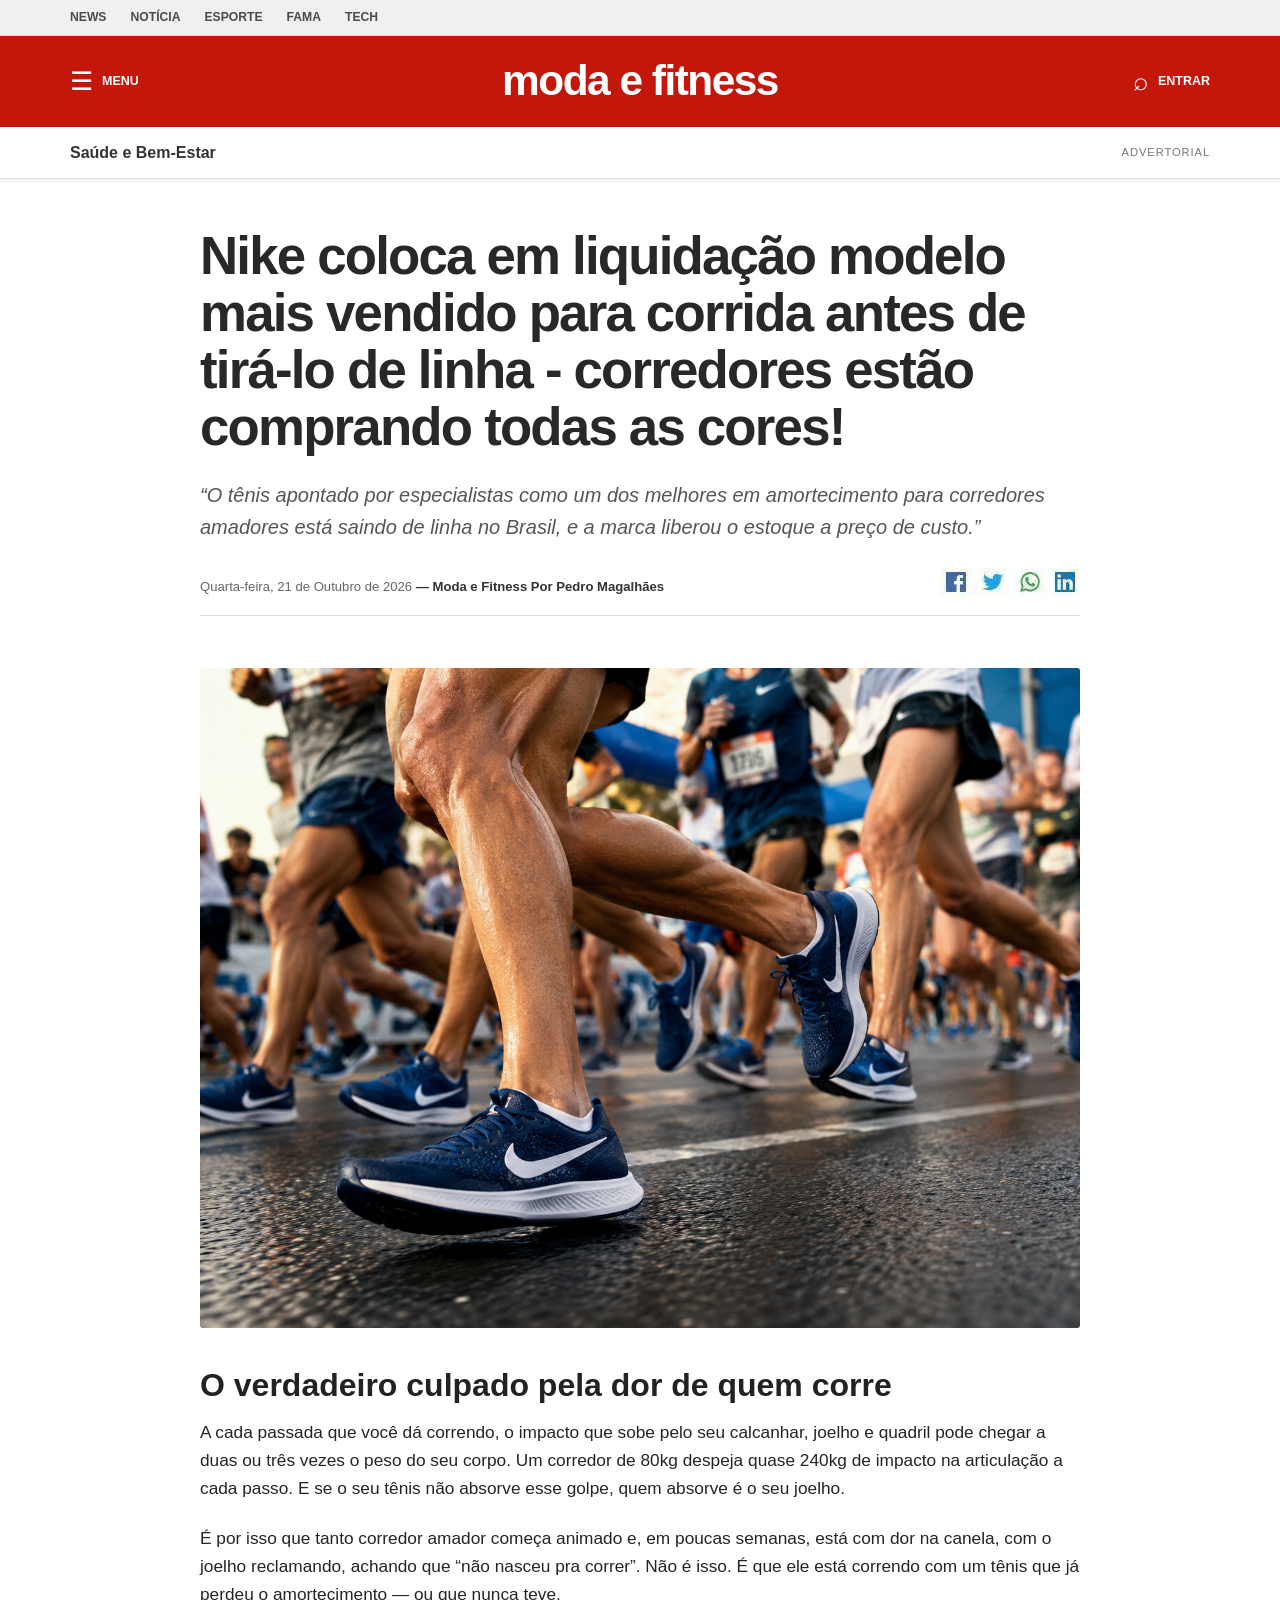
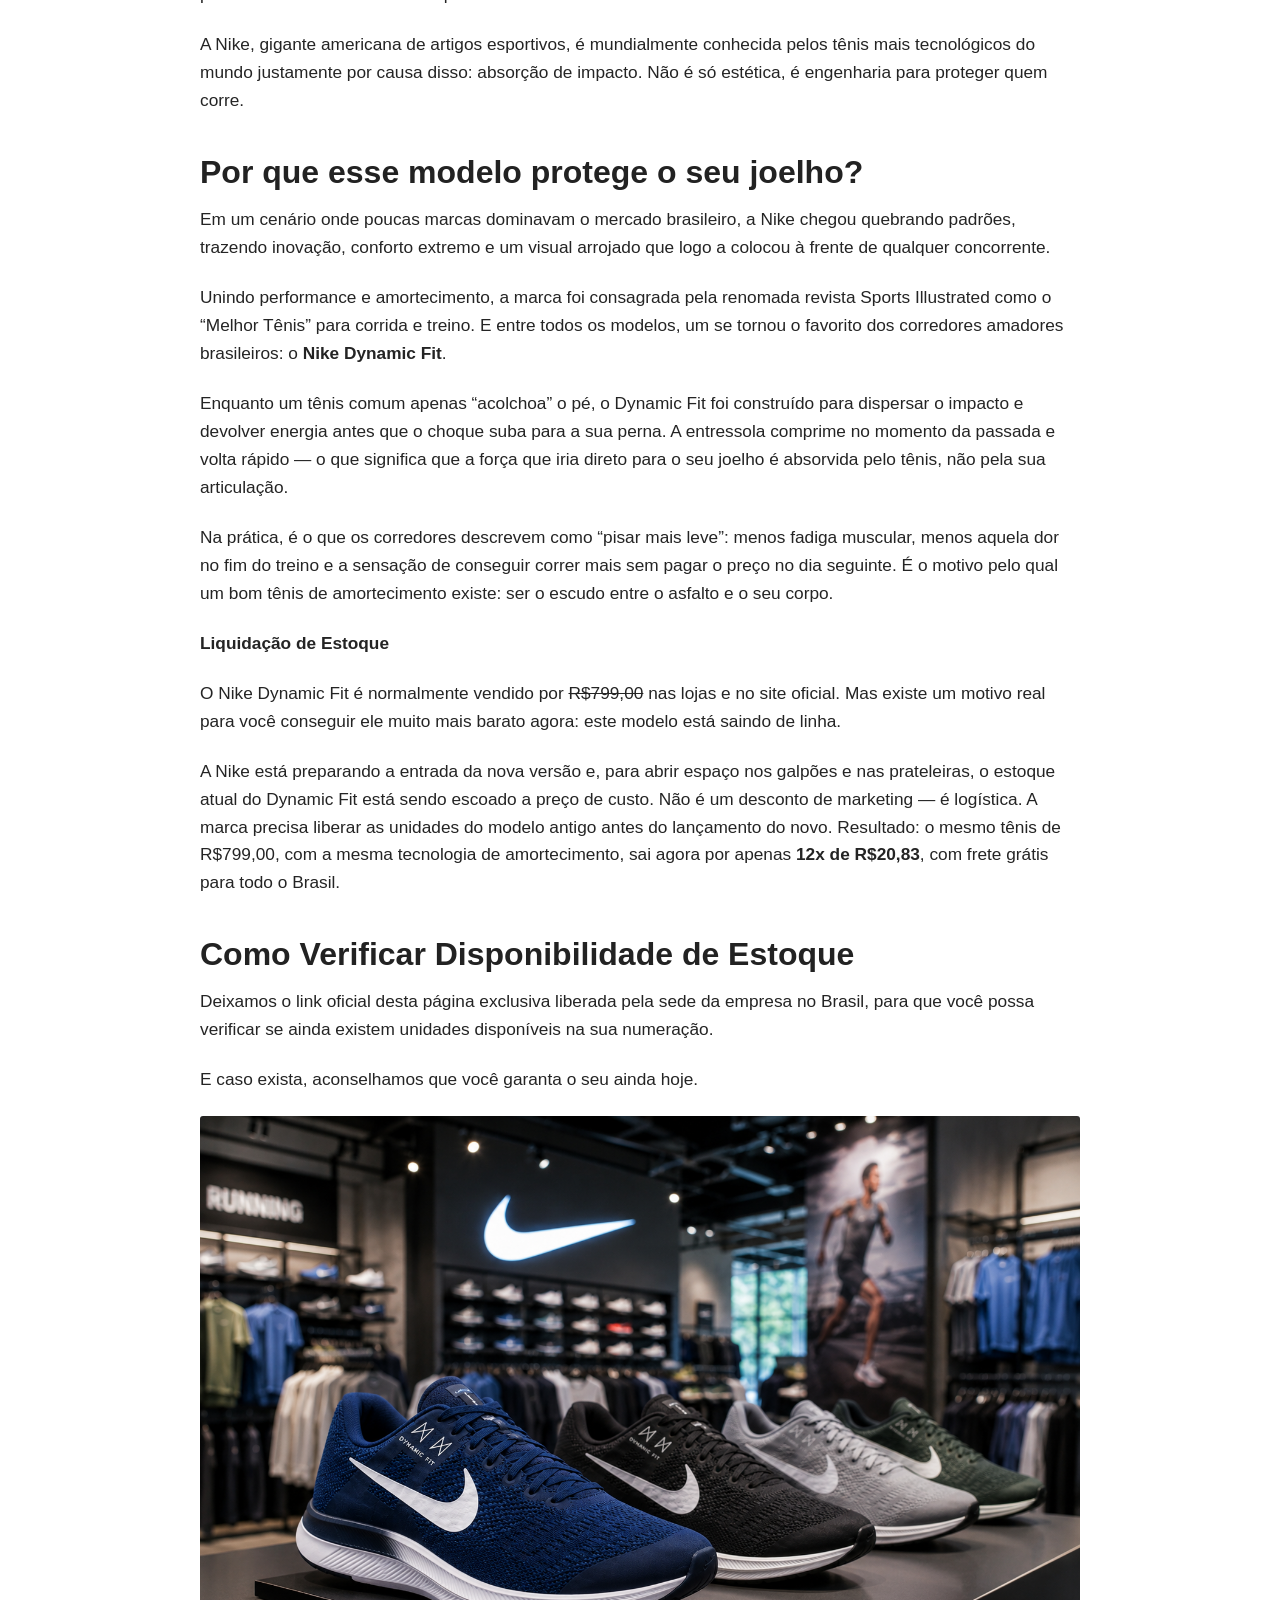
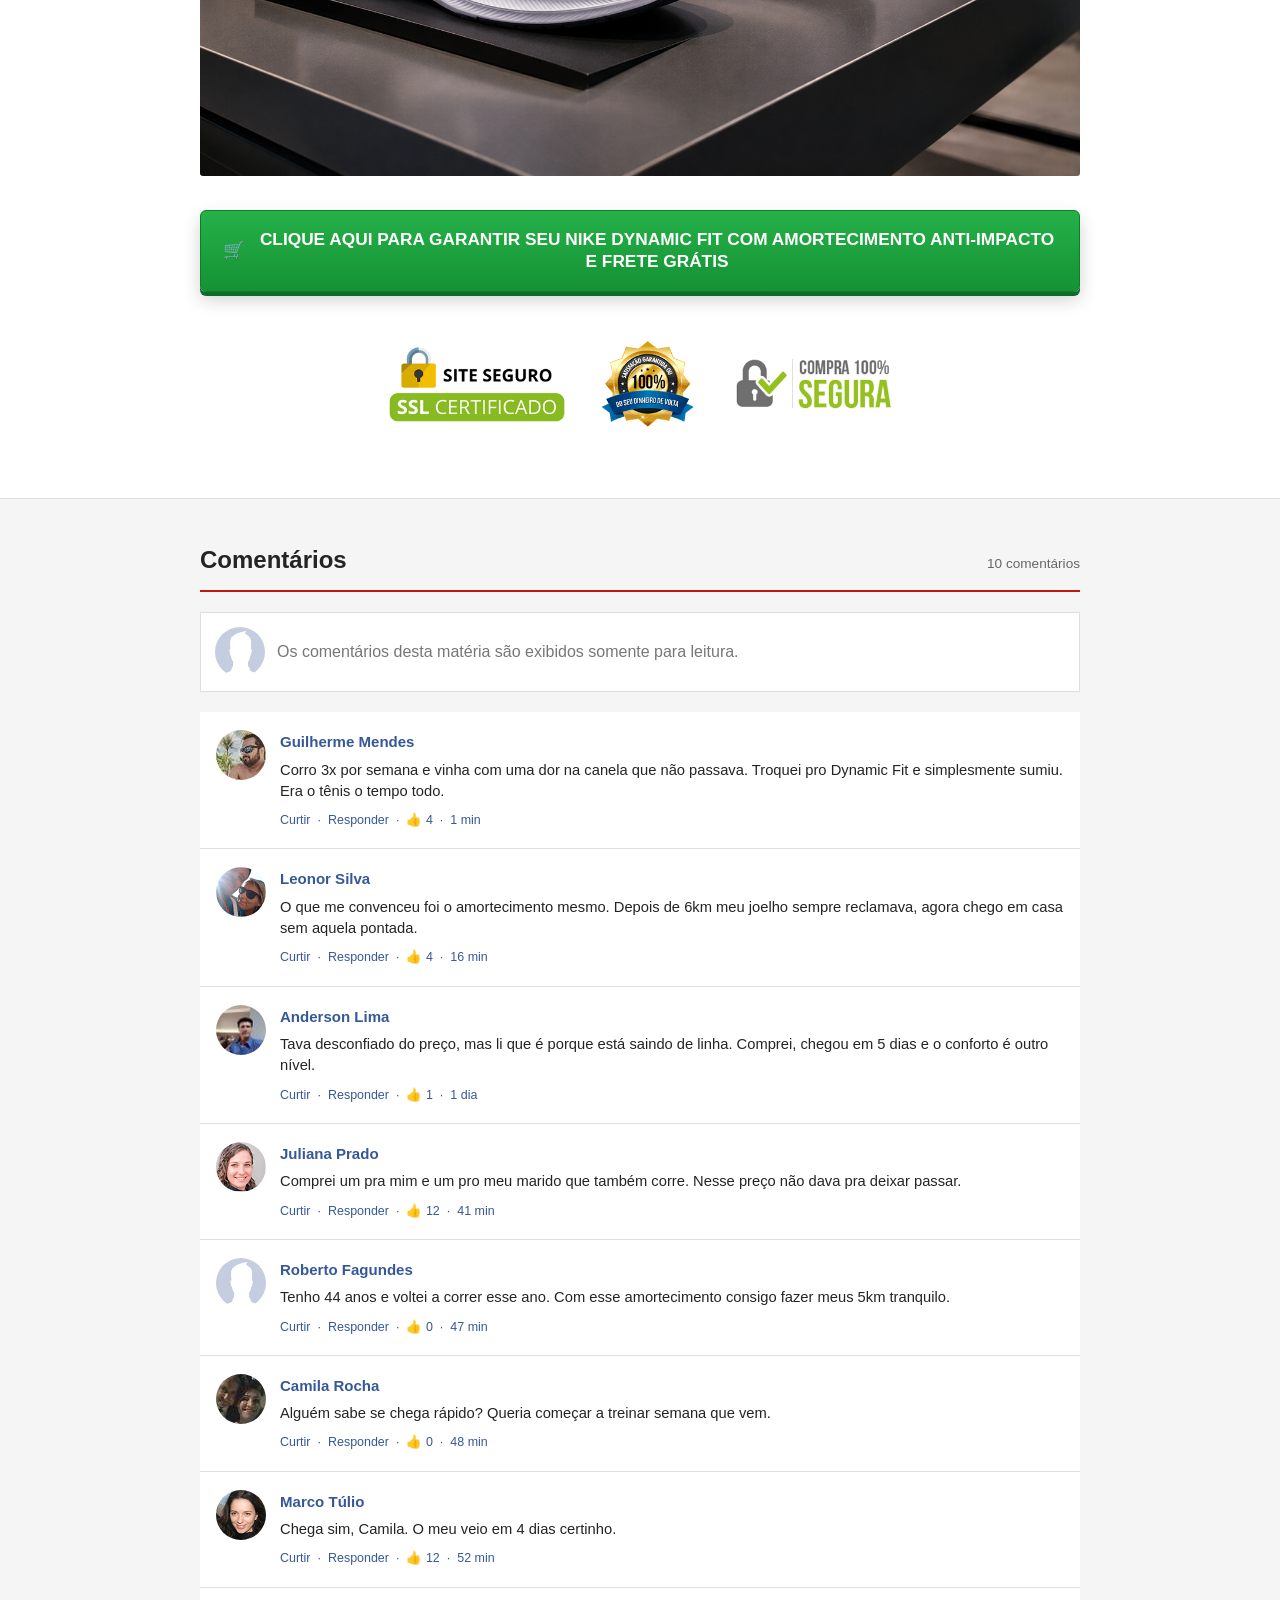
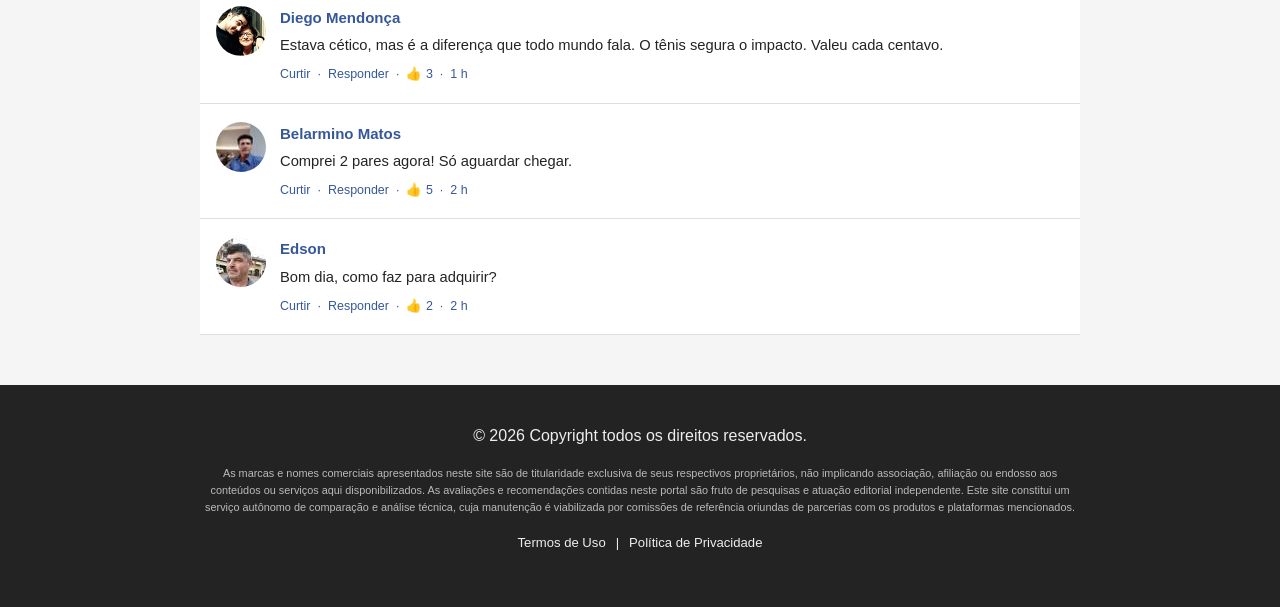
<file: brasil-noticias/index.html>
<!DOCTYPE html>
<html lang="pt-BR"><head><meta charset="utf-8"/><meta content="width=device-width, initial-scale=1" name="viewport"/><meta content="Nike coloca em liquidação modelo mais vendido para corrida antes de tirá-lo de linha - corredores estão comprando todas as cores!" name="description"/><meta content="index, follow" name="robots"/><meta content="article" property="og:type"/><meta content="Nike coloca em liquidação modelo mais vendido para corrida antes de tirá-lo de linha - corredores estão comprando todas as cores!" property="og:title"/><meta content="Nike coloca em liquidação modelo mais vendido para corrida antes de tirá-lo de linha - corredores estão comprando todas as cores!" property="og:description"/><meta content="assets/images/w1123.jpeg" property="og:image"/><meta content="summary_large_image" name="twitter:card"/><meta content="Nike coloca em liquidação modelo mais vendido para corrida antes de tirá-lo de linha - corredores estão comprando todas as cores!" name="twitter:title"/><meta content="Nike coloca em liquidação modelo mais vendido para corrida antes de tirá-lo de linha - corredores estão comprando todas as cores!" name="twitter:description"/><meta content="https://brasilnoticias.store/assets/images/w1123.jpeg" name="twitter:image"/><link href="https://brasilnoticias.store/" rel="canonical"/><link href="assets/images/favicon.png" rel="icon" type="image/png"/><title>Nike coloca em liquidação modelo mais vendido para corrida antes de tirá-lo de linha - corredores estão comprando todas as cores!</title><style>
:root{color:#242424;font-synthesis:none;background:#fff;font-family:Open Sans,Arial,sans-serif}*{box-sizing:border-box}html{scroll-behavior:smooth}body{min-width:320px;margin:0;line-height:1.62}img{max-width:100%;height:auto;display:block}a{color:inherit}.container{width:min(1140px,100% - 32px);margin-inline:auto}.article-width{width:min(880px,100% - 32px)}.portal-topbar{color:#4a4a4a;background:#f0f0f0;border-bottom:1px solid #ddd}.portal-links{text-transform:uppercase;align-items:center;gap:24px;min-height:35px;font-size:.76rem;font-weight:700;display:flex}.portal-main{color:#fff;background:#c4170c}.portal-main-grid{grid-template-columns:1fr auto 1fr;align-items:center;min-height:91px;display:grid}.portal-action{align-items:center;gap:9px;font-size:.78rem;font-weight:700;display:flex}.portal-action-icon{font-size:1.65rem;line-height:1}.portal-action-right{justify-content:flex-end}.portal-logo{letter-spacing:-1.5px;text-transform:lowercase;margin:0;font-size:clamp(1.7rem,4vw,2.65rem);font-weight:800}.portal-category{border-bottom:1px solid #e2e2e2;box-shadow:0 2px 4px #00000012}.category-row{color:#333;justify-content:space-between;align-items:center;min-height:51px;display:flex}.category-row strong{font-size:1rem}.category-row span{color:#777;letter-spacing:.08em;font-size:.7rem}.article-heading{padding:48px 0 20px}.article-heading h1{letter-spacing:-1.8px;color:#282828;margin:0 0 24px;font-size:clamp(2rem,4.7vw,3.3rem);line-height:1.08}.article-deck{color:#555;margin:0 0 24px;font-size:clamp(1rem,2.2vw,1.25rem)}.byline-row{border-bottom:1px solid #dadada;justify-content:space-between;align-items:flex-end;gap:20px;padding-bottom:18px;display:flex}.byline-row p{color:#666;margin:0;font-size:.82rem}.byline-row strong{color:#333}.byline-row img{flex:none}.article-body{padding:14px 0 48px;font-size:1.08rem}.article-body h2{color:#222;margin:38px 0 14px;font-size:clamp(1.45rem,3vw,2rem);line-height:1.22}.article-body p{margin:0 0 22px}.article-image{border-radius:3px;width:100%;margin:18px 0 34px}.offer-cta-wrap{text-align:center;margin:34px 0 0}.offer-cta{color:#fff;background:linear-gradient(#25b148,#159235);border:1px solid #0e7d2a;border-radius:6px;justify-content:center;align-items:center;gap:12px;padding:18px 22px;font-weight:800;line-height:1.25;text-decoration:none;transition:transform .2s;display:flex;box-shadow:0 4px #0d6c25,0 8px 18px #0000002e}.offer-cta:hover{transform:translateY(-2px)}.secure-payment{width:min(530px,100%);margin:25px auto 0}.comments-section{background:#f5f5f5;border-top:1px solid #e0e0e0;padding:42px 0 50px}.comments-title-row{border-bottom:2px solid #c4170c;justify-content:space-between;align-items:baseline;display:flex}.comments-title-row h2{margin:0 0 10px}.comments-title-row span{color:#666;font-size:.85rem}.comment-placeholder{color:#777;background:#fff;border:1px solid #ddd;align-items:center;gap:12px;margin:20px 0;padding:14px;display:flex}.comment-placeholder img,.comment-card>img{object-fit:cover;border-radius:50%;width:50px;height:50px}.comment-list{margin:0;padding:0;list-style:none}.comment-card{background:#fff;border-bottom:1px solid #ddd;grid-template-columns:50px 1fr;gap:14px;padding:18px 16px;display:grid}.comment-card h3{color:#365899;margin:0;font-size:.94rem}.comment-card p{margin:5px 0 8px;font-size:.92rem;line-height:1.45}.comment-meta{color:#365899;flex-wrap:wrap;gap:7px;font-size:.78rem;display:flex}.site-footer{color:#eee;text-align:center;background:#232323;padding:38px 0}.site-footer p{margin:0 0 16px}.site-footer .disclaimer{color:#bababa;font-size:.68rem;line-height:1.55}.legal-labels{justify-content:center;gap:10px;font-size:.82rem;display:flex}@media (width<=640px){.container,.article-width{width:min(100% - 24px,880px)}.portal-links{white-space:nowrap;gap:13px;overflow:hidden}.portal-main-grid{min-height:68px}.desktop-label{display:none}.article-heading{padding-top:30px}.article-heading h1{letter-spacing:-.8px}.byline-row{flex-direction:column;align-items:flex-start}.byline-row img{align-self:flex-end}.article-body{font-size:1rem}.offer-cta{padding:16px 13px;font-size:.86rem}.comment-card{padding-inline:8px}}

</style><style>a[aria-disabled="true"] { cursor: default; }</style></head><body><header class="portal-header"><div aria-label="Seções do portal" class="portal-topbar"><div class="container portal-links"><span>News</span><span>notícia</span><span>esporte</span><span>fama</span><span>tech</span></div></div><div class="portal-main"><div class="container portal-main-grid"><div aria-hidden="true" class="portal-action"><span class="portal-action-icon">☰</span><span class="desktop-label">MENU</span></div><p class="portal-logo">moda e fitness</p><div aria-hidden="true" class="portal-action portal-action-right"><span class="portal-action-icon">⌕</span><span class="desktop-label">ENTRAR</span></div></div></div><div class="portal-category"><div class="container category-row"><strong>Saúde e Bem-Estar</strong><span>ADVERTORIAL</span></div></div></header><main><section class="article-heading"><div class="container article-width"><h1>Nike coloca em liquidação modelo mais vendido para corrida antes de tirá-lo de linha - corredores estão comprando todas as cores!</h1><p class="article-deck"><em>“O tênis apontado por especialistas como um dos melhores em amortecimento para corredores amadores está saindo de linha no Brasil, e a marca liberou o estoque a preço de custo.”</em></p><div class="byline-row"><p><span>Quarta-feira, 21 de Outubro de 2026</span><strong> — Moda e Fitness Por Pedro Magalhães</strong></p><img alt="Compartilhar esta matéria" height="29" src="assets/images/rede.jpg" width="139"/></div></div></section><article class="container article-width article-body"><a data-presell-cta="" href="https://fenixoutlet.com/fenix-outlet"><img alt="Nike Dynamic Fit em destaque" class="article-image" height="1086" src="assets/images/w1123.jpeg" width="1448"/></a><h2>O verdadeiro culpado pela dor de quem corre</h2><p>A cada passada que você dá correndo, o impacto que sobe pelo seu calcanhar, joelho e quadril pode chegar a duas ou três vezes o peso do seu corpo. Um corredor de 80kg despeja quase 240kg de impacto na articulação a cada passo. E se o seu tênis não absorve esse golpe, quem absorve é o seu joelho.</p><p>É por isso que tanto corredor amador começa animado e, em poucas semanas, está com dor na canela, com o joelho reclamando, achando que “não nasceu pra correr”. Não é isso. É que ele está correndo com um tênis que já perdeu o amortecimento — ou que nunca teve.</p><p>A Nike, gigante americana de artigos esportivos, é mundialmente conhecida pelos tênis mais tecnológicos do mundo justamente por causa disso: absorção de impacto. Não é só estética, é engenharia para proteger quem corre.</p><h2>Por que esse modelo protege o seu joelho?</h2><p>Em um cenário onde poucas marcas dominavam o mercado brasileiro, a Nike chegou quebrando padrões, trazendo inovação, conforto extremo e um visual arrojado que logo a colocou à frente de qualquer concorrente.</p><p>Unindo performance e amortecimento, a marca foi consagrada pela renomada revista Sports Illustrated como o “Melhor Tênis” para corrida e treino. E entre todos os modelos, um se tornou o favorito dos corredores amadores brasileiros: o <strong>Nike Dynamic Fit</strong>.</p><p>Enquanto um tênis comum apenas “acolchoa” o pé, o Dynamic Fit foi construído para dispersar o impacto e devolver energia antes que o choque suba para a sua perna. A entressola comprime no momento da passada e volta rápido — o que significa que a força que iria direto para o seu joelho é absorvida pelo tênis, não pela sua articulação.</p><p>Na prática, é o que os corredores descrevem como “pisar mais leve”: menos fadiga muscular, menos aquela dor no fim do treino e a sensação de conseguir correr mais sem pagar o preço no dia seguinte. É o motivo pelo qual um bom tênis de amortecimento existe: ser o escudo entre o asfalto e o seu corpo.</p><p><strong>Liquidação de Estoque</strong></p><p>O Nike Dynamic Fit é normalmente vendido por <s>R$799,00</s> nas lojas e no site oficial. Mas existe um motivo real para você conseguir ele muito mais barato agora: este modelo está saindo de linha.</p><p>A Nike está preparando a entrada da nova versão e, para abrir espaço nos galpões e nas prateleiras, o estoque atual do Dynamic Fit está sendo escoado a preço de custo. Não é um desconto de marketing — é logística. A marca precisa liberar as unidades do modelo antigo antes do lançamento do novo. Resultado: o mesmo tênis de R$799,00, com a mesma tecnologia de amortecimento, sai agora por apenas <strong>12x de R$20,83</strong>, com frete grátis para todo o Brasil.</p><h2>Como Verificar Disponibilidade de Estoque</h2><p>Deixamos o link oficial desta página exclusiva liberada pela sede da empresa no Brasil, para que você possa verificar se ainda existem unidades disponíveis na sua numeração.</p><p>E caso exista, aconselhamos que você garanta o seu ainda hoje.</p><a data-presell-cta="" href="https://fenixoutlet.com/fenix-outlet"><img alt="Cores disponíveis do Nike Dynamic Fit" class="article-image" height="1086" loading="lazy" src="assets/images/1233.jpeg" width="1448"/></a><div class="offer-cta-wrap"><a class="offer-cta" data-presell-cta="" href="https://fenixoutlet.com/fenix-outlet"><span aria-hidden="true">🛒</span><span>CLIQUE AQUI PARA GARANTIR SEU NIKE DYNAMIC FIT COM AMORTECIMENTO ANTI-IMPACTO E FRETE GRÁTIS</span></a><img alt="Compra segura e protegida" class="secure-payment" height="227" src="assets/images/seguro_e_confiavel.png" width="900"/></div></article></main><section aria-labelledby="comments-title" class="comments-section"><div class="container article-width"><div class="comments-title-row"><h2 id="comments-title">Comentários</h2><span>10 comentários</span></div><div aria-label="Comentários somente para leitura" class="comment-placeholder"><img alt="" height="50" src="assets/images/nulo.jpg" width="50"/><span>Os comentários desta matéria são exibidos somente para leitura.</span></div><ol class="comment-list"><li class="comment-card"><img alt="" height="50" loading="lazy" src="assets/images/18.jpg" width="50"/><div><h3>Guilherme Mendes</h3><p>Corro 3x por semana e vinha com uma dor na canela que não passava. Troquei pro Dynamic Fit e simplesmente sumiu. Era o tênis o tempo todo.</p><div aria-hidden="true" class="comment-meta"><span>Curtir</span><span>·</span><span>Responder</span><span>·</span><span>👍 4</span><span>·</span><span>1 min</span></div></div></li><li class="comment-card"><img alt="" height="50" loading="lazy" src="assets/images/4.png" width="50"/><div><h3>Leonor Silva</h3><p>O que me convenceu foi o amortecimento mesmo. Depois de 6km meu joelho sempre reclamava, agora chego em casa sem aquela pontada.</p><div aria-hidden="true" class="comment-meta"><span>Curtir</span><span>·</span><span>Responder</span><span>·</span><span>👍 4</span><span>·</span><span>16 min</span></div></div></li><li class="comment-card"><img alt="" height="50" loading="lazy" src="assets/images/6.jpg" width="50"/><div><h3>Anderson Lima</h3><p>Tava desconfiado do preço, mas li que é porque está saindo de linha. Comprei, chegou em 5 dias e o conforto é outro nível.</p><div aria-hidden="true" class="comment-meta"><span>Curtir</span><span>·</span><span>Responder</span><span>·</span><span>👍 1</span><span>·</span><span>1 dia</span></div></div></li><li class="comment-card"><img alt="" height="50" loading="lazy" src="assets/images/5.png" width="50"/><div><h3>Juliana Prado</h3><p>Comprei um pra mim e um pro meu marido que também corre. Nesse preço não dava pra deixar passar.</p><div aria-hidden="true" class="comment-meta"><span>Curtir</span><span>·</span><span>Responder</span><span>·</span><span>👍 12</span><span>·</span><span>41 min</span></div></div></li><li class="comment-card"><img alt="" height="50" loading="lazy" src="assets/images/nulo.jpg" width="50"/><div><h3>Roberto Fagundes</h3><p>Tenho 44 anos e voltei a correr esse ano. Com esse amortecimento consigo fazer meus 5km tranquilo.</p><div aria-hidden="true" class="comment-meta"><span>Curtir</span><span>·</span><span>Responder</span><span>·</span><span>👍 0</span><span>·</span><span>47 min</span></div></div></li><li class="comment-card"><img alt="" height="50" loading="lazy" src="assets/images/1.jpg" width="50"/><div><h3>Camila Rocha</h3><p>Alguém sabe se chega rápido? Queria começar a treinar semana que vem.</p><div aria-hidden="true" class="comment-meta"><span>Curtir</span><span>·</span><span>Responder</span><span>·</span><span>👍 0</span><span>·</span><span>48 min</span></div></div></li><li class="comment-card"><img alt="" height="50" loading="lazy" src="assets/images/6.png" width="50"/><div><h3>Marco Túlio</h3><p>Chega sim, Camila. O meu veio em 4 dias certinho.</p><div aria-hidden="true" class="comment-meta"><span>Curtir</span><span>·</span><span>Responder</span><span>·</span><span>👍 12</span><span>·</span><span>52 min</span></div></div></li><li class="comment-card"><img alt="" height="50" loading="lazy" src="assets/images/7.png" width="50"/><div><h3>Diego Mendonça</h3><p>Estava cético, mas é a diferença que todo mundo fala. O tênis segura o impacto. Valeu cada centavo.</p><div aria-hidden="true" class="comment-meta"><span>Curtir</span><span>·</span><span>Responder</span><span>·</span><span>👍 3</span><span>·</span><span>1 h</span></div></div></li><li class="comment-card"><img alt="" height="50" loading="lazy" src="assets/images/6.jpg" width="50"/><div><h3>Belarmino Matos</h3><p>Comprei 2 pares agora! Só aguardar chegar.</p><div aria-hidden="true" class="comment-meta"><span>Curtir</span><span>·</span><span>Responder</span><span>·</span><span>👍 5</span><span>·</span><span>2 h</span></div></div></li><li class="comment-card"><img alt="" height="50" loading="lazy" src="assets/images/7.jpg" width="50"/><div><h3>Edson</h3><p>Bom dia, como faz para adquirir?</p><div aria-hidden="true" class="comment-meta"><span>Curtir</span><span>·</span><span>Responder</span><span>·</span><span>👍 2</span><span>·</span><span>2 h</span></div></div></li></ol></div></section><footer class="site-footer"><div class="container article-width"><p>© 2026 Copyright todos os direitos reservados.</p><p class="disclaimer">As marcas e nomes comerciais apresentados neste site são de titularidade exclusiva de seus respectivos proprietários, não implicando associação, afiliação ou endosso aos conteúdos ou serviços aqui disponibilizados. As avaliações e recomendações contidas neste portal são fruto de pesquisas e atuação editorial independente. Este site constitui um serviço autônomo de comparação e análise técnica, cuja manutenção é viabilizada por comissões de referência oriundas de parcerias com os produtos e plataformas mencionados.</p><p class="legal-labels"><span>Termos de Uso</span><span aria-hidden="true">|</span><span>Política de Privacidade</span></p></div></footer></body></html>
</file>
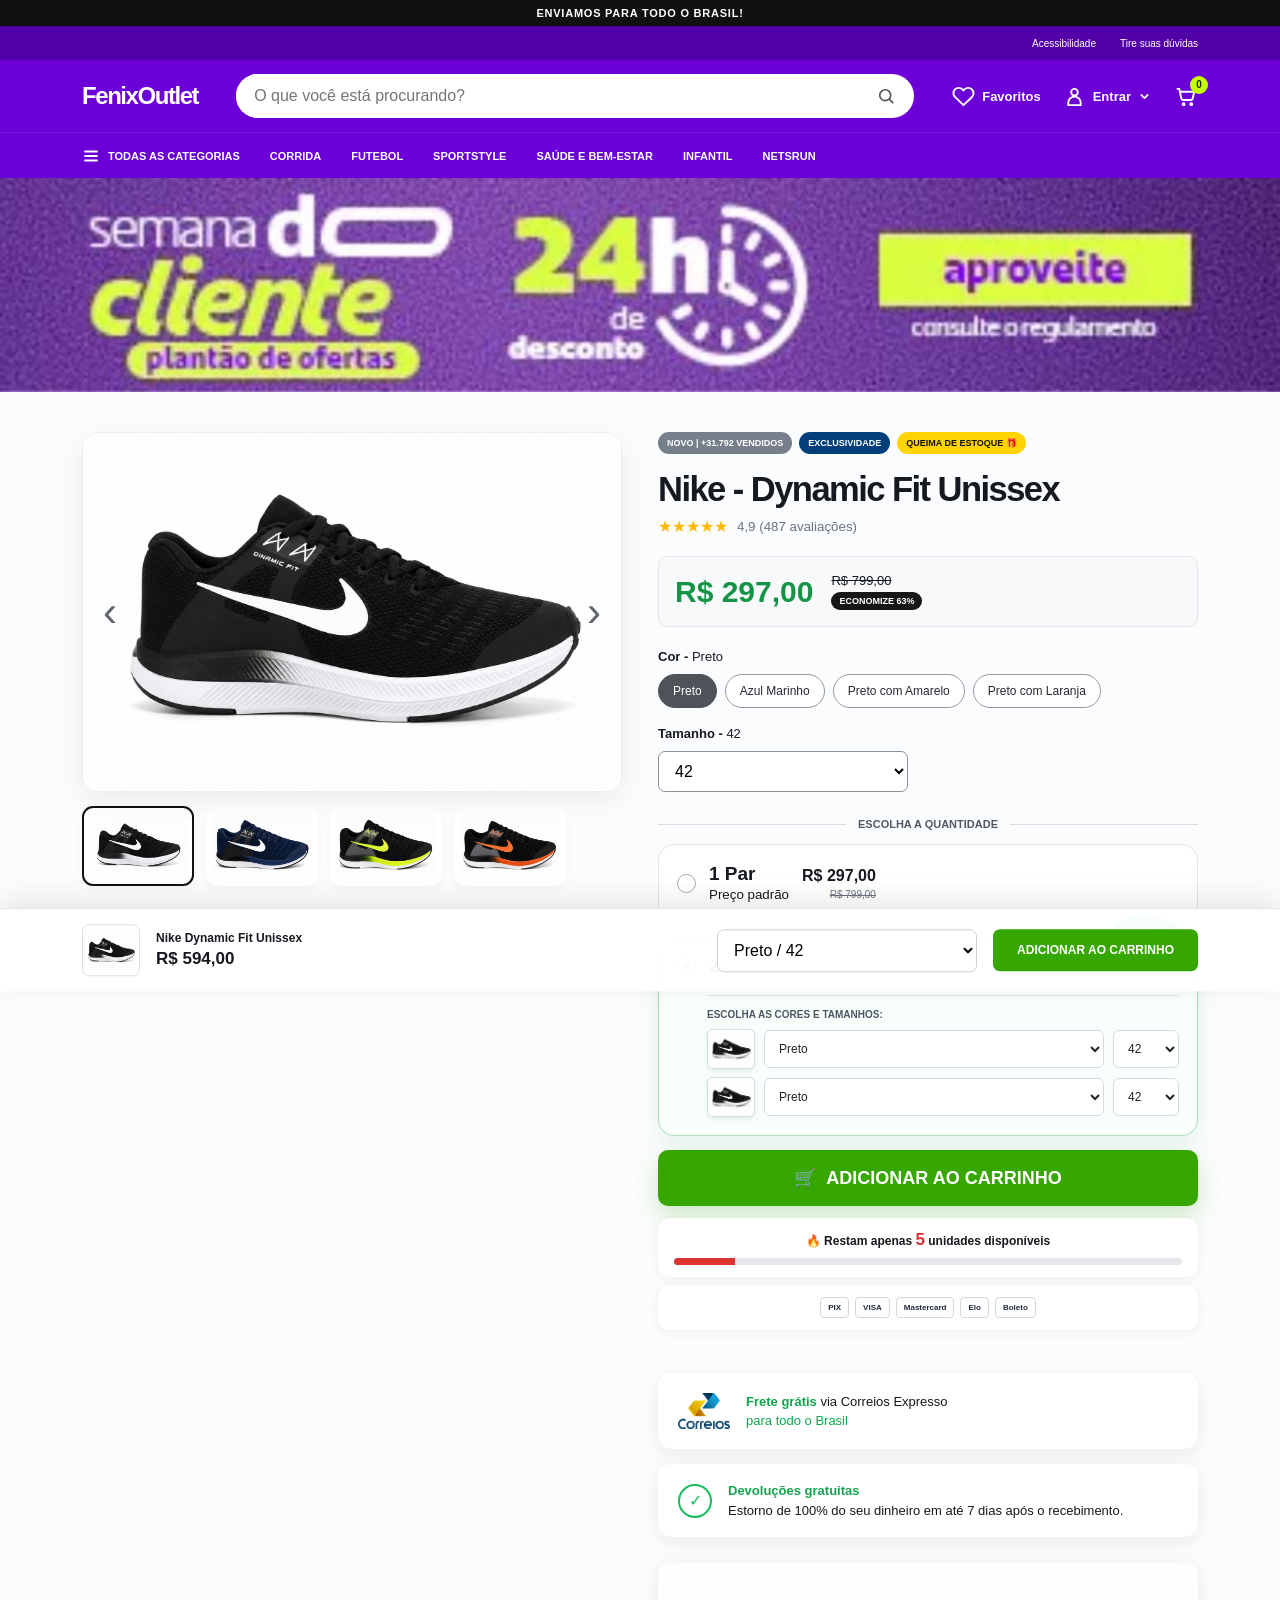
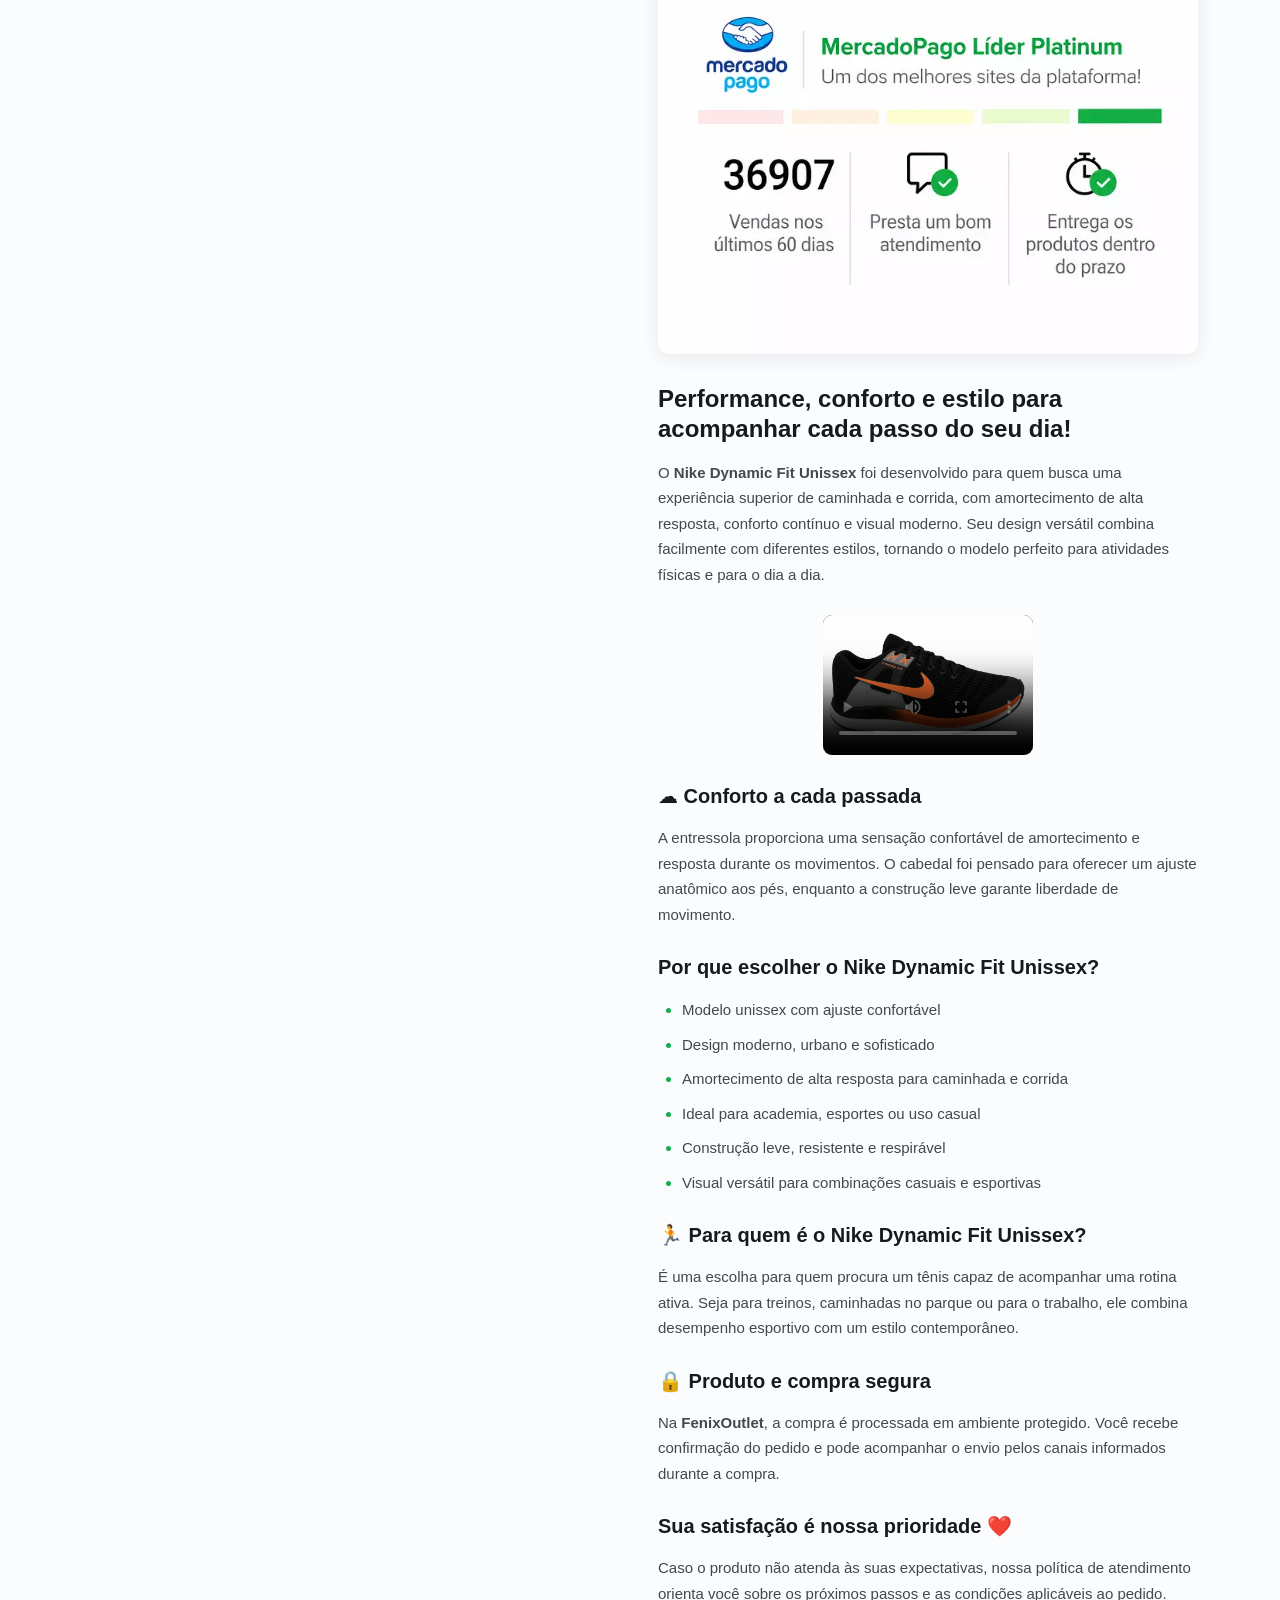
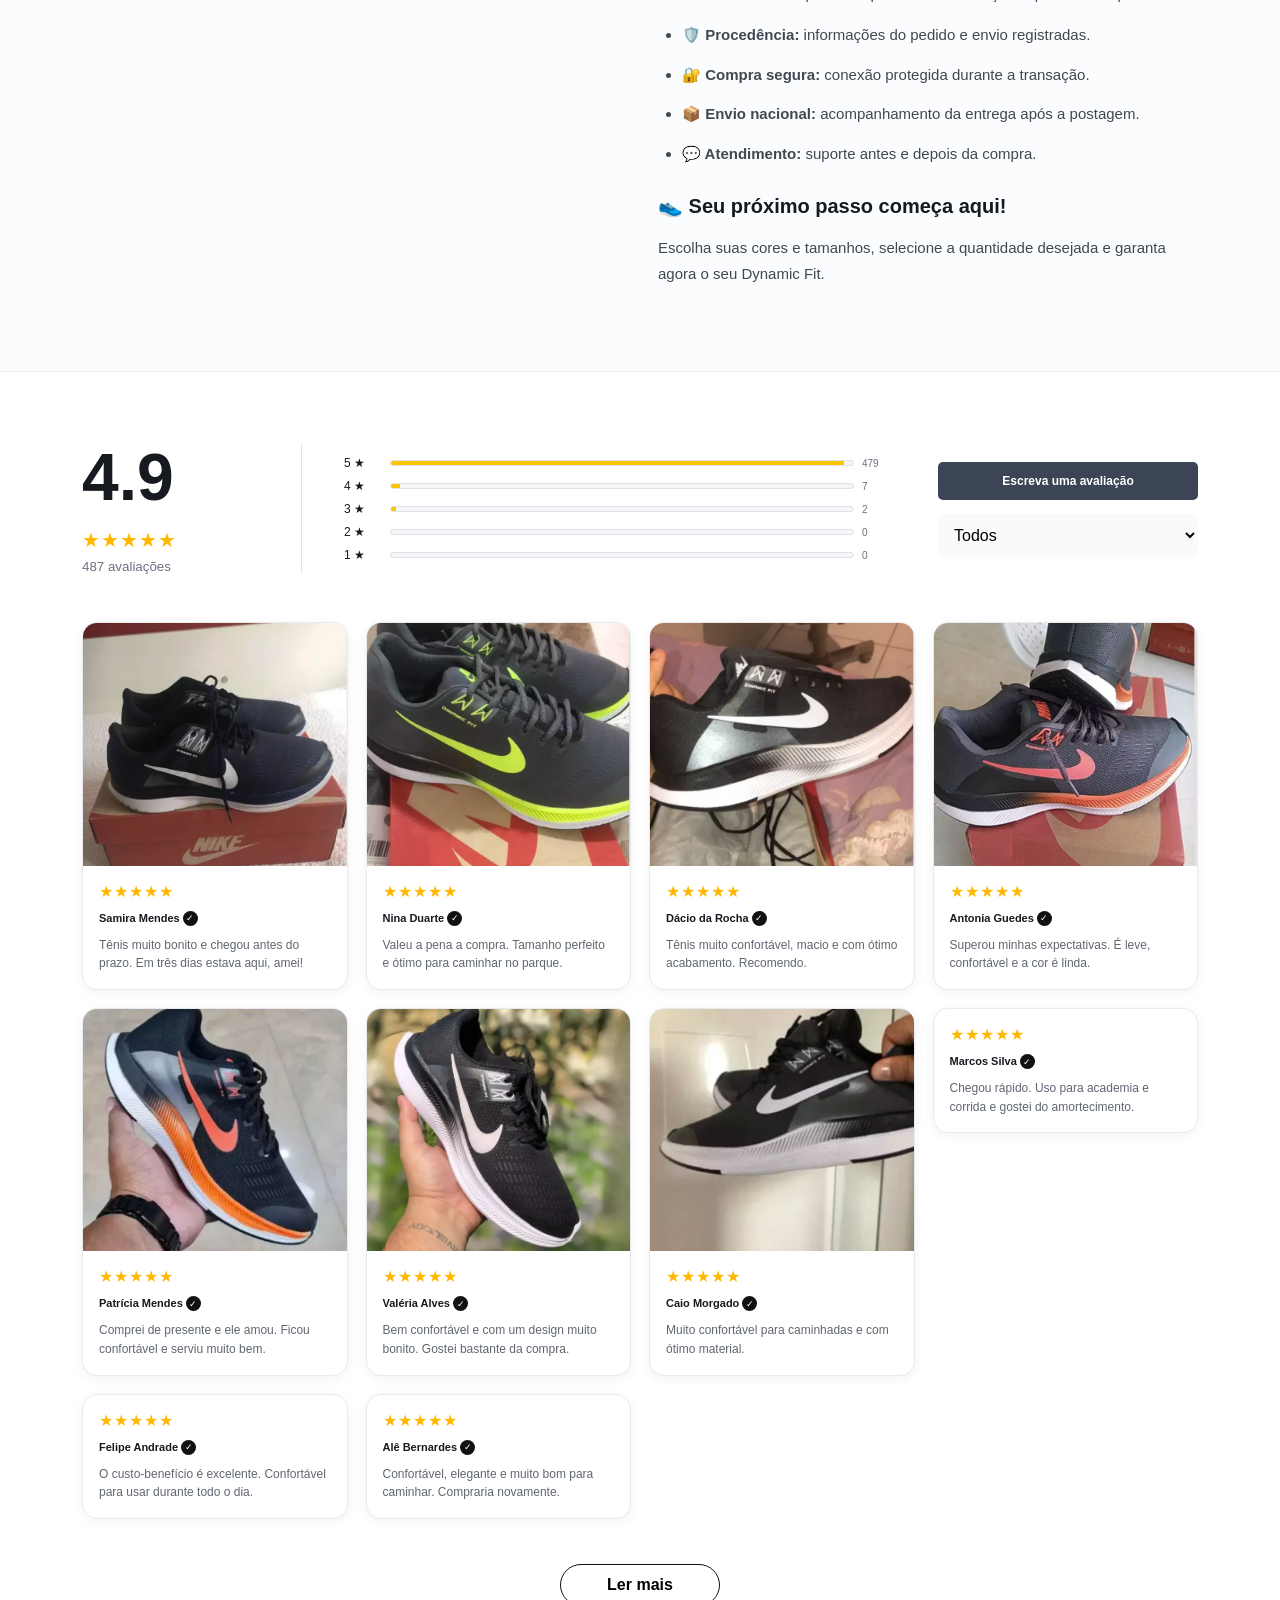
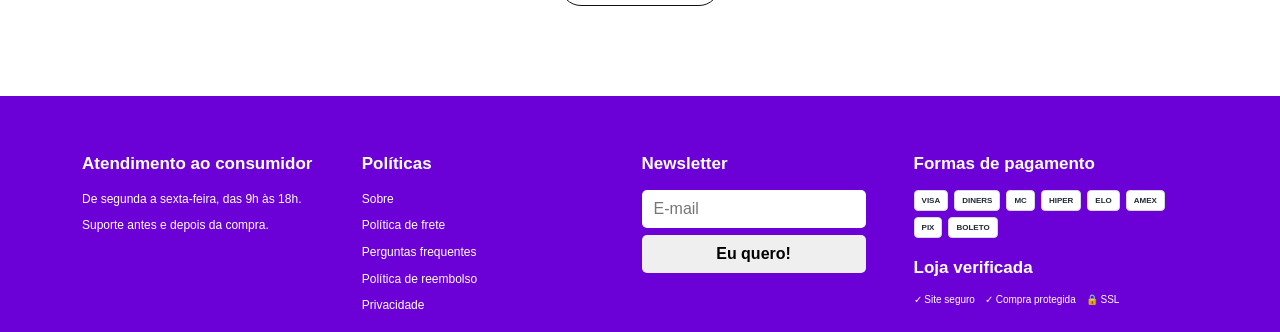
<file: fenix-outlet/index.html>
<!DOCTYPE html>
<html lang="pt-BR"><head><meta charset="utf-8"/><meta content="width=device-width, initial-scale=1" name="viewport"/><meta content="Nike Dynamic Fit Unissex com frete grátis para todo o Brasil." name="description"/><meta content="#101010" name="theme-color"/><link href="assets/images/favicon.webp" rel="icon"/><title>Nike Dynamic Fit Unissex | FenixOutlet</title><style>
:root{--ink:#16191f;--muted:#6b7280;--line:#e3e6ea;--green:#36a600;--green-dark:#2d8e00;--purple:#6b00d7;--purple-dark:#5100a8;--soft:#f8f9fa;--yellow:#ffb800;color:var(--ink);font-synthesis:none;background:#fff;font-family:Montserrat,Arial,sans-serif}*{box-sizing:border-box}html{scroll-behavior:smooth}body{background:#fbfcfd;margin:0;padding-bottom:82px}button,input,select{font:inherit}button,a{-webkit-tap-highlight-color:transparent}.shell{width:min(1116px,100% - 32px);margin-inline:auto}.announcement{color:#fff;text-align:center;text-transform:uppercase;letter-spacing:.07em;background:#111;padding:7px 16px;font-size:11px;font-weight:800}.utility-bar{background:var(--purple-dark);color:#fff;font-size:10px}.utility-bar .shell{justify-content:flex-end;align-items:center;gap:24px;min-height:34px;display:flex}.utility-bar a{color:inherit;text-decoration:none;transition:opacity .18s}.utility-bar a:hover{opacity:.78;text-underline-offset:3px;text-decoration:underline}.store-header{background:var(--purple);color:#fff}.header-main{align-items:center;gap:38px;min-height:72px;display:flex}.brand,.footer-brand{color:#fff;letter-spacing:-.06em;font-size:24px;font-weight:800;text-decoration:none}.search{color:#555;background:#fff;border-radius:99px;flex:1;align-items:center;display:flex;overflow:hidden}.search input{border:0;outline:0;width:100%;padding:13px 18px}.search svg{fill:none;stroke:currentColor;stroke-linecap:round;stroke-width:2px;width:22px;height:22px;margin:0 18px}.header-actions{white-space:nowrap;align-items:center;gap:22px;font-size:13px;font-weight:800;display:flex}.header-action{color:#fff;align-items:center;gap:7px;text-decoration:none;transition:opacity .18s,transform .18s;display:inline-flex;position:relative}.header-action:hover{opacity:.82;transform:translateY(-1px)}.header-action>svg{fill:none;stroke:currentColor;stroke-linecap:round;stroke-linejoin:round;stroke-width:2px;width:23px;height:23px}.header-action .account-chevron{stroke-width:2.2px;width:13px;height:13px}.cart-action{margin-left:2px}.cart-count{color:#242424;background:#c6ff00;border-radius:99px;place-items:center;min-width:18px;height:18px;padding:0 4px;font-size:10px;font-weight:900;line-height:1;display:grid;position:absolute;top:-9px;right:-10px}.category-nav{color:#fff;background:var(--purple);border-top:1px solid #ffffff17}.category-nav .shell{text-transform:uppercase;align-items:center;gap:30px;min-height:45px;font-size:11px;font-weight:800;display:flex}.category-nav a{min-height:45px;color:inherit;align-items:center;text-decoration:none;transition:opacity .18s;display:inline-flex}.category-nav a:hover{opacity:.75}.all-categories{gap:8px}.all-categories svg{fill:none;stroke:currentColor;stroke-linecap:round;stroke-width:2.4px;width:18px;height:18px}.hero-banner{background:#23103f;display:block}.hero-banner img{width:100%;height:auto;display:block}.product-shell{grid-template-columns:minmax(0,1fr) minmax(0,1fr);align-items:start;gap:36px;padding-block:40px 70px;display:grid}.gallery{align-self:start;min-width:0;position:sticky;top:24px}.gallery-stage{aspect-ratio:3/2;background:#fff;border:1px solid #eceef0;border-radius:16px;place-items:center;display:grid;position:relative;overflow:hidden;box-shadow:0 8px 28px #16191f12}.gallery-stage>img{object-fit:contain;width:100%;height:100%;transition:opacity .18s}.gallery-badge{z-index:2;color:#fff;background:#111;border-radius:99px;padding:7px 11px;font-size:11px;font-weight:800;position:absolute;top:16px;left:16px}.gallery-arrow{z-index:3;color:#60646b;cursor:pointer;background:0 0;border:0;width:42px;height:54px;font-size:42px;line-height:1;position:absolute;top:50%;transform:translateY(-50%)}.gallery-arrow:hover{color:#111}.gallery-arrow-prev{left:6px}.gallery-arrow-next{right:6px}.thumbnails{grid-template-columns:repeat(4,112px);gap:12px;margin-top:14px;display:grid}.thumbnails button{cursor:pointer;background:#fff;border:2px solid #0000;border-radius:11px;height:80px;padding:4px;overflow:hidden;box-shadow:0 2px 10px #0000000a}.thumbnails button.is-active{border-color:#111}.thumbnails img{object-fit:contain;border-radius:7px;width:100%;height:100%;display:block}.product-info{min-width:0}.badges{flex-wrap:wrap;gap:7px;display:flex}.pill{color:#fff;text-transform:uppercase;background:#77808a;border-radius:99px;padding:6px 9px;font-size:9px;font-weight:800}.pill.dark{background:#003f7a}.pill.sale{color:#111;background:#ffd400}.product-info h1{letter-spacing:-.045em;margin:16px 0 9px;font-size:clamp(28px,2.7vw,36px);line-height:1.12}.rating{color:var(--yellow);align-items:center;gap:9px;font-weight:800;display:flex}.rating small{color:var(--muted);font-weight:500}.price-panel{border:1px solid var(--line);background:var(--soft);border-radius:9px;align-items:center;gap:18px;margin:20px 0 22px;padding:16px;display:flex}.price-panel strong{color:#159447;font-size:30px}.price-panel div{flex-direction:column;align-items:flex-start;gap:4px;display:flex}.price-panel del{font-size:13px}.price-panel small{color:#fff;background:#171717;border-radius:99px;padding:4px 8px;font-size:9px;font-weight:800}.option-block{margin:18px 0}.option-block p,.option-block label{margin:0 0 10px;font-size:13px;display:block}.color-options{flex-wrap:wrap;gap:8px;display:flex}.color-options button{color:#262a31;cursor:pointer;background:#fff;border:1px solid #9299a2;border-radius:99px;padding:9px 14px;font-size:12px}.color-options button:hover{transform:translateY(-1px)}.color-options button.is-active{color:#fff;background:#4e535a;border-color:#4e535a}.size-block select{background:#fff;border:1px solid #89919b;border-radius:7px;width:100%;max-width:250px;padding:10px 12px}.offers h2{color:#525864;text-transform:uppercase;align-items:center;gap:12px;margin:26px 0 14px;font-size:11px;display:flex}.offers h2:before,.offers h2:after{content:"";background:#d9dde2;flex:1;height:1px}.offer-card{background:#fff;border:1px solid #e0e3e6;border-radius:16px;width:100%;margin-bottom:14px;position:relative}.offer-radio{border:1px solid #a7adb5;border-radius:50%;width:19px;height:19px;box-shadow:inset 0 0 0 4px #fff}.offer-copy strong{font-size:19px}.offer-price{text-align:right;flex-direction:column;gap:4px;display:flex}.offer-price strong{font-size:16px}.offer-price del{color:var(--muted);font-size:10px}.offer-seal{z-index:2;width:78px;position:absolute;top:-24px;right:10px}.purchase-cta{background:var(--green);color:#fff;text-transform:uppercase;border-radius:10px;justify-content:center;align-items:center;gap:10px;width:100%;padding:17px;font-size:18px;font-weight:800;text-decoration:none;transition:transform .18s,background .18s;display:flex;box-shadow:0 10px 24px #36a60038}.purchase-cta:hover{background:var(--green-dark);transform:translateY(-1px)}.urgency{text-align:center;background:#fff;border-radius:12px;margin:12px 0 8px;padding:12px 16px;box-shadow:0 2px 12px #0000000f}.urgency p{margin:0;font-size:12px}.urgency p span{color:#d33;font-size:17px}.urgency-track{background:#e5e7eb;border-radius:99px;height:7px;margin-top:8px;overflow:hidden}.urgency-track span{background:#d33;width:12%;height:100%;display:block}.payment-row{background:#fff;border-radius:12px;flex-wrap:wrap;justify-content:center;gap:6px;margin-bottom:24px;padding:12px;display:flex;box-shadow:0 2px 12px #0000000f}.payment-row span,.footer-payments span{color:#1f2937;background:#fff;border:1px solid #d4d8de;border-radius:4px;padding:5px 7px;font-size:8px;font-weight:800}.product-story{padding-top:4px}.trust-card{background:#fff;border-radius:14px;align-items:center;gap:16px;margin:15px 0;padding:17px 20px;display:flex;box-shadow:0 5px 20px #00000012}.trust-card img{object-fit:contain;width:52px;height:42px}.trust-card p{margin:0;font-size:13px;line-height:1.5}.trust-card p span,.trust-card p strong{color:#13a44d}.trust-icon{color:#18bd5c;border:2px solid #18bd5c;border-radius:50%;flex:none;place-items:center;width:34px;height:34px;font-weight:800;display:grid}.marketplace-proof{background:#fff;border-radius:12px;width:100%;margin:26px 0;display:block;box-shadow:0 4px 20px #00000014}.story-copy h2{margin:30px 0 16px;font-size:24px;line-height:1.25}.story-copy h3{margin:27px 0 12px;font-size:20px;line-height:1.35}.story-copy p,.story-copy li{color:#424750;font-size:15px;line-height:1.7}.story-copy video{background:#111;border-radius:9px;width:210px;max-height:430px;margin:28px auto;display:block}.feature-list,.assurance-list{padding-left:24px}.feature-list li{margin:9px 0}.feature-list li::marker{color:#18aa4f}.assurance-list li{margin:14px 0}.reviews-section{background:#fff;border-top:1px solid #eceef1;padding:72px 0 90px}.rating-summary{grid-template-columns:220px 1fr 260px;align-items:center;gap:42px;margin-bottom:48px;display:grid}.rating-score{border-right:1px solid #e1e4e8;flex-direction:column;align-items:flex-start;padding-right:34px;display:flex}.rating-score strong{font-size:66px;line-height:1}.rating-score span,.review-stars{color:var(--yellow);letter-spacing:1px}.rating-score span{margin:18px 0 7px;font-size:20px}.rating-score small{color:var(--muted)}.rating-distribution{gap:9px;display:grid}.rating-distribution div{grid-template-columns:38px 1fr 34px;align-items:center;gap:8px;font-size:12px;display:grid}.rating-distribution i{background:#f4f5f6;border:1px solid #dfe2e6;border-radius:99px;height:6px;overflow:hidden}.rating-distribution b{background:#ffc400;height:100%;display:block}.rating-distribution small{color:var(--muted)}.review-actions{gap:14px;display:grid}.review-actions button,.review-actions select{border:0;border-radius:5px;width:100%;padding:12px}.review-actions button{color:#fff;background:#3c4556;font-size:12px;font-weight:800}.review-actions select{background:#fafafa}.review-grid{grid-template-columns:repeat(4,minmax(0,1fr));align-items:start;gap:18px;display:grid}.review-card{background:#fff;border:1px solid #e8eaed;border-radius:15px;overflow:hidden;box-shadow:0 3px 12px #0000000d}.review-card>img{aspect-ratio:1/.92;object-fit:cover;width:100%;display:block}.review-body{padding:16px}.review-body strong{margin:10px 0;font-size:11px;display:block}.review-body p{color:#606671;margin:0;font-size:12px;line-height:1.55}.verified{color:#fff;background:#111;border-radius:50%;place-items:center;width:15px;height:15px;font-size:9px;display:inline-grid}.load-more{text-align:center;padding-top:45px}.load-more button{cursor:pointer;background:#fff;border:1px solid #111;border-radius:99px;min-width:160px;padding:11px 24px;font-weight:700}.store-footer{background:var(--purple);color:#fff;padding:58px 0 22px}.footer-grid{grid-template-columns:1.1fr 1.1fr 1fr 1.35fr;gap:48px;display:grid}.footer-grid>div>strong{margin-bottom:16px;font-size:17px;display:block}.footer-grid p{margin:8px 0;font-size:12px;line-height:1.55}.newsletter{gap:7px;display:grid}.newsletter input,.newsletter button{border:0;border-radius:5px;height:38px;padding:0 12px}.newsletter input:focus{outline-offset:2px;outline:3px solid #ffffff4d}.newsletter button{cursor:pointer;font-weight:800;transition:background .18s,color .18s,transform .12s}.newsletter button:hover{background:#fff}.newsletter button:active{transform:translateY(1px)}.newsletter button:focus-visible{outline-offset:2px;outline:3px solid #c6ff00}.newsletter button.is-success{color:#fff;background:#168a4a}.newsletter-status{min-height:14px;font-size:10px;line-height:1.4}.footer-payments{flex-wrap:wrap;gap:6px;display:flex}.verified-title{margin-top:20px}.verification-badges{flex-wrap:wrap;gap:10px;font-size:10px;display:flex}.footer-bottom{text-align:center;border-top:1px solid #ffffff2e;margin-top:42px;padding-top:24px;font-size:11px}.sticky-buy{z-index:30;pointer-events:none;background:#fffffff7;border-top:1px solid #dfe2e5;transition:transform .38s cubic-bezier(.16,1,.3,1);position:fixed;bottom:0;left:0;right:0;transform:translateY(110%);box-shadow:0 -8px 28px #00000017}.sticky-buy.is-visible{pointer-events:auto;transform:translateY(0)}.sticky-inner{align-items:center;gap:16px;min-height:82px;display:flex}.sticky-inner>img{object-fit:contain;border:1px solid #ddd;border-radius:7px;width:58px;height:52px}.sticky-copy{flex-direction:column;flex:1;gap:4px;display:flex}.sticky-copy strong{font-size:12px}.sticky-copy span{font-size:17px;font-weight:800}.sticky-select{background:#fff;border:1px solid #ccd1d7;border-radius:7px;width:260px;padding:11px 12px}.sticky-cta{background:var(--green);color:#fff;white-space:nowrap;text-transform:uppercase;border-radius:7px;padding:14px 24px;font-size:12px;font-weight:800;text-decoration:none}.sticky-cta:hover{background:var(--green-dark)}@media (width<=900px){body{padding-bottom:72px}.shell{width:min(100% - 24px,680px)}.utility-bar,.category-nav{display:none}.header-main{gap:16px;min-height:64px}.brand{font-size:20px}.search{display:none}.header-actions{gap:16px;margin-left:auto}.header-action-label,.account-chevron{display:none}.header-action>svg{width:22px;height:22px}.product-shell{padding-block:18px 44px;display:block}.gallery{position:static}.gallery-stage{aspect-ratio:1.25;border-radius:10px}.thumbnails{grid-template-columns:repeat(4,1fr);gap:7px}.thumbnails button{width:auto;height:66px}.product-info{padding-top:28px}.product-info h1{font-size:27px}.rating-summary{grid-template-columns:1fr;gap:24px}.rating-score{border:0;padding:0}.review-grid{grid-template-columns:repeat(2,minmax(0,1fr));gap:10px}.reviews-section{padding-block:48px 60px}.footer-grid{grid-template-columns:1fr 1fr;gap:34px 24px}.sticky-inner{min-height:72px}.sticky-copy,.sticky-inner>img{display:none}.sticky-select{flex:1;width:auto;min-width:0}.sticky-cta{padding-inline:14px}}@media (width<=520px){.pill{font-size:8px}.price-panel strong{font-size:26px}.offer-select{padding-inline:12px}.story-copy h2{font-size:22px}.story-copy h3{font-size:18px}.story-copy p,.story-copy li{font-size:14px}.review-grid{grid-template-columns:1fr 1fr}.review-body{padding:12px}.footer-grid{grid-template-columns:1fr}.sticky-cta{font-size:10px}}.sr-only{clip:rect(0, 0, 0, 0);white-space:nowrap;border:0;width:1px;height:1px;margin:-1px;padding:0;position:absolute;overflow:hidden}.offer-card{cursor:default;padding:0;transition:border-color .18s,background-color .18s,box-shadow .18s;display:block;overflow:visible}.offer-card.is-active{background:#f8fffa;border-color:#a8dfb7;box-shadow:0 7px 20px #1896531a}.offer-select{width:100%;color:inherit;text-align:left;cursor:pointer;background:0 0;border:0;border-radius:12px;align-items:center;gap:13px;padding:18px;display:flex}.offer-card.is-active .offer-radio{background:#18a154}.offer-title-line{flex-wrap:wrap;align-items:center;gap:8px;display:flex}.saving-badge{text-transform:uppercase;background:#d8f0e2;border-radius:99px;padding:4px 8px;color:#087a3e!important;font-size:9px!important;font-weight:800!important}.offer-options{border-top:1px solid #dce7df;margin:0 18px 18px 48px;padding-top:13px}.offer-options[hidden]{display:none}.offer-options>p{color:#4b5563;text-transform:uppercase;margin:0 0 9px;font-size:10px;font-weight:800}.offer-item{grid-template-columns:48px minmax(0,1fr) 66px;align-items:center;gap:9px;margin-top:8px;display:grid}.offer-item img{object-fit:contain;background:#fff;border:1px solid #d5dce0;border-radius:6px;width:48px;height:40px;box-shadow:0 2px 5px #00000014}.offer-item select{color:#20252b;background:#fff;border:1px solid #d5dce0;border-radius:6px;width:100%;min-width:0;height:38px;padding:0 10px;font-size:12px}.purchase-cta,.sticky-cta{background:#36a600}.purchase-cta:hover,.sticky-cta:hover{background:#2d8e00}@media (width<=800px){.offer-select{padding:16px 13px}.offer-options{margin:0 13px 15px;padding-top:12px}.offer-item{grid-template-columns:44px minmax(0,1fr) 60px;gap:7px}.offer-item img{width:44px;height:38px}.offer-price strong{font-size:14px}}

</style><style>a[aria-disabled="true"] { cursor: default; }</style></head><body><div data-store="" id="inicio"><header class="store-header"><div class="announcement">Enviamos para todo o Brasil!</div><div class="utility-bar"><div class="shell"><a data-header-utility-link="" href="#inicio">Acessibilidade</a><a data-header-utility-link="" href="#inicio">Tire suas dúvidas</a></div></div><div class="header-main shell"><a aria-label="FenixOutlet — início" class="brand" href="#inicio">FenixOutlet</a><label aria-label="Buscar produtos" class="search"><input placeholder="O que você está procurando?" type="search"/><svg aria-hidden="true" viewbox="0 0 24 24"><circle cx="11" cy="11" r="6.5"></circle><path d="m16 16 4 4"></path></svg></label><div aria-label="Conta, favoritos e carrinho" class="header-actions"><a aria-label="Favoritos" class="header-action" data-header-action="" href="#inicio"><svg aria-hidden="true" data-header-icon="heart" viewbox="0 0 24 24"><path d="M20.8 4.6a5.5 5.5 0 0 0-7.8 0L12 5.7l-1.1-1.1a5.5 5.5 0 0 0-7.8 7.8l1.1 1.1L12 21l7.8-7.5 1.1-1.1a5.5 5.5 0 0 0-.1-7.8Z"></path></svg><span class="header-action-label">Favoritos</span></a><a aria-label="Entrar na conta" class="header-action" data-header-action="" href="#inicio"><svg aria-hidden="true" data-header-icon="account" viewbox="0 0 24 24"><circle cx="12" cy="7.5" r="3.5"></circle><path d="M5.5 21v-2.4a6.5 6.5 0 0 1 13 0V21Z"></path></svg><span class="header-action-label">Entrar</span><svg aria-hidden="true" class="account-chevron" viewbox="0 0 16 16"><path d="m4 6 4 4 4-4"></path></svg></a><a aria-label="Carrinho, nenhum item" class="header-action cart-action" data-header-action="" href="#inicio"><svg aria-hidden="true" data-header-icon="cart" viewbox="0 0 24 24"><path d="M2.5 4h2l2.1 10.1a2 2 0 0 0 2 1.6h7.9a2 2 0 0 0 2-1.6L20 7H5.2"></path><circle cx="9" cy="20" r="1"></circle><circle cx="17" cy="20" r="1"></circle></svg><span aria-hidden="true" class="cart-count">0</span></a></div></div><nav aria-label="Categorias" class="category-nav"><div class="shell"><a class="all-categories" data-category-link="" href="#inicio"><svg aria-hidden="true" data-header-icon="menu" viewbox="0 0 24 24"><path d="M4 6h16M4 12h16M4 18h16"></path></svg><span>Todas as categorias</span></a><a data-category-link="" href="#inicio">Corrida</a><a data-category-link="" href="#inicio">Futebol</a><a data-category-link="" href="#inicio">Sportstyle</a><a data-category-link="" href="#inicio">Saúde e bem-estar</a><a data-category-link="" href="#inicio">Infantil</a><a data-category-link="" href="#inicio">Netsrun</a></div></nav></header><picture class="hero-banner"><source media="(max-width: 640px)" srcset="assets/images/header-mob.jpg"/><img alt="Semana do cliente com ofertas especiais" src="assets/images/header.jpg"/></picture><main><section aria-label="Produto e compra" class="product-shell shell"><section aria-label="Galeria do produto" class="gallery" data-sticky-gallery=""><div class="gallery-stage"><button aria-label="Imagem anterior" class="gallery-arrow gallery-arrow-prev" data-gallery-prev="" type="button">‹</button><img alt="Tênis Nike Dynamic Fit, cor Preto" data-main-image="" src="assets/images/image_3.webp"/><button aria-label="Próxima imagem" class="gallery-arrow gallery-arrow-next" data-gallery-next="" type="button">›</button></div><div aria-label="Escolha a cor pela imagem" class="thumbnails"><button aria-label="Ver Preto" aria-pressed="true" class="is-active" data-color="Preto" data-image="assets/images/image_3.webp" type="button"><img alt="Tênis na cor Preto" src="assets/images/image_3.webp"/></button><button aria-label="Ver Azul Marinho" aria-pressed="false" data-color="Azul Marinho" data-image="assets/images/image_4.webp" type="button"><img alt="Tênis na cor Azul Marinho" src="assets/images/image_4.webp"/></button><button aria-label="Ver Preto com Amarelo" aria-pressed="false" data-color="Preto com Amarelo" data-image="assets/images/image_7.webp" type="button"><img alt="Tênis na cor Preto com Amarelo" src="assets/images/image_7.webp"/></button><button aria-label="Ver Preto com Laranja" aria-pressed="false" data-color="Preto com Laranja" data-image="assets/images/image_8.webp" type="button"><img alt="Tênis na cor Preto com Laranja" src="assets/images/image_8.webp"/></button></div></section><div class="product-info product-flow"><div class="badges"><span class="pill">Novo | +31.792 vendidos</span><span class="pill dark">Exclusividade</span><span class="pill sale">Queima de estoque 🎁</span></div><h1>Nike - Dynamic Fit Unissex</h1><div class="rating"><span aria-label="5 estrelas">★★★★★</span><small>4,9 (487 avaliações)</small></div><div class="price-panel"><strong>R$ 297,00</strong><div><del>R$ 799,00</del><small>ECONOMIZE 63%</small></div></div><section aria-label="Opções principais do produto" class="product-options"><div class="option-block"><p><strong>Cor - </strong><span data-selected-color="">Preto</span></p><div aria-label="Escolha a cor" class="color-options"><button aria-pressed="true" class="is-active" data-color="Preto" data-global-color="" data-image="assets/images/image_3.webp" type="button">Preto</button><button aria-pressed="false" data-color="Azul Marinho" data-global-color="" data-image="assets/images/image_4.webp" type="button">Azul Marinho</button><button aria-pressed="false" data-color="Preto com Amarelo" data-global-color="" data-image="assets/images/image_7.webp" type="button">Preto com Amarelo</button><button aria-pressed="false" data-color="Preto com Laranja" data-global-color="" data-image="assets/images/image_8.webp" type="button">Preto com Laranja</button></div></div><div class="option-block size-block"><label for="global-size"><strong>Tamanho - </strong><span data-selected-size="">42</span></label><select aria-label="Tamanho principal" data-global-size="" id="global-size"><option data-size="34" value="34">34</option><option data-size="35" value="35">35</option><option data-size="36" value="36">36</option><option data-size="37" value="37">37</option><option data-size="38" value="38">38</option><option data-size="39" value="39">39</option><option data-size="40" value="40">40</option><option data-size="41" value="41">41</option><option data-size="42" selected="" value="42">42</option><option data-size="43" value="43">43</option></select></div></section><section aria-labelledby="offers-title" class="offers"><h2 id="offers-title"><span>Escolha a quantidade</span></h2><article class="offer-card" data-offer-card="1"><button aria-expanded="false" aria-pressed="false" class="offer-select" data-offer-quantity="1" data-offer-select="1" type="button"><span aria-hidden="true" class="offer-radio"></span><span class="offer-copy"><span class="offer-title-line"><strong>1 Par</strong></span><small>Preço padrão</small></span><span class="offer-price"><strong>R$ 297,00</strong><del>R$ 799,00</del></span></button><div class="offer-options" data-offer-options="" hidden=""><div class="offer-item" data-offer-item="0" data-offer-item-quantity="1"><img alt="Tênis Preto, par 1" data-offer-item-image="" src="assets/images/image_3.webp"/><label class="sr-only" for="offer-1-color-0">Cor do par 1</label><select aria-label="Cor do par 1" data-item-index="0" data-item-offer-quantity="1" data-offer-color="" id="offer-1-color-0"><option data-image="assets/images/image_3.webp" selected="" value="Preto">Preto</option><option data-image="assets/images/image_4.webp" value="Azul Marinho">Azul Marinho</option><option data-image="assets/images/image_7.webp" value="Preto com Amarelo">Preto com Amarelo</option><option data-image="assets/images/image_8.webp" value="Preto com Laranja">Preto com Laranja</option></select><label class="sr-only" for="offer-1-size-0">Tamanho do par 1</label><select aria-label="Tamanho do par 1" data-item-index="0" data-item-offer-quantity="1" data-offer-size="" id="offer-1-size-0"><option data-size="34" value="34">34</option><option data-size="35" value="35">35</option><option data-size="36" value="36">36</option><option data-size="37" value="37">37</option><option data-size="38" value="38">38</option><option data-size="39" value="39">39</option><option data-size="40" value="40">40</option><option data-size="41" value="41">41</option><option data-size="42" selected="" value="42">42</option><option data-size="43" value="43">43</option></select></div></div></article><article class="offer-card is-active" data-offer-card="2"><img alt="Mais popular" class="offer-seal" src="assets/images/selo.webp"/><button aria-expanded="true" aria-pressed="true" class="offer-select" data-offer-quantity="2" data-offer-select="2" type="button"><span aria-hidden="true" class="offer-radio"></span><span class="offer-copy"><span class="offer-title-line"><strong>2 Pares</strong></span></span><span class="offer-price"><strong>R$ 594,00</strong></span></button><div class="offer-options" data-offer-options=""><p>Escolha as cores e tamanhos:</p><div class="offer-item" data-offer-item="0" data-offer-item-quantity="2"><img alt="Tênis Preto, par 1" data-offer-item-image="" src="assets/images/image_3.webp"/><label class="sr-only" for="offer-2-color-0">Cor do par 1</label><select aria-label="Cor do par 1" data-item-index="0" data-item-offer-quantity="2" data-offer-color="" id="offer-2-color-0"><option data-image="assets/images/image_3.webp" selected="" value="Preto">Preto</option><option data-image="assets/images/image_4.webp" value="Azul Marinho">Azul Marinho</option><option data-image="assets/images/image_7.webp" value="Preto com Amarelo">Preto com Amarelo</option><option data-image="assets/images/image_8.webp" value="Preto com Laranja">Preto com Laranja</option></select><label class="sr-only" for="offer-2-size-0">Tamanho do par 1</label><select aria-label="Tamanho do par 1" data-item-index="0" data-item-offer-quantity="2" data-offer-size="" id="offer-2-size-0"><option data-size="34" value="34">34</option><option data-size="35" value="35">35</option><option data-size="36" value="36">36</option><option data-size="37" value="37">37</option><option data-size="38" value="38">38</option><option data-size="39" value="39">39</option><option data-size="40" value="40">40</option><option data-size="41" value="41">41</option><option data-size="42" selected="" value="42">42</option><option data-size="43" value="43">43</option></select></div><div class="offer-item" data-offer-item="1" data-offer-item-quantity="2"><img alt="Tênis Preto, par 2" data-offer-item-image="" src="assets/images/image_3.webp"/><label class="sr-only" for="offer-2-color-1">Cor do par 2</label><select aria-label="Cor do par 2" data-item-index="1" data-item-offer-quantity="2" data-offer-color="" id="offer-2-color-1"><option data-image="assets/images/image_3.webp" selected="" value="Preto">Preto</option><option data-image="assets/images/image_4.webp" value="Azul Marinho">Azul Marinho</option><option data-image="assets/images/image_7.webp" value="Preto com Amarelo">Preto com Amarelo</option><option data-image="assets/images/image_8.webp" value="Preto com Laranja">Preto com Laranja</option></select><label class="sr-only" for="offer-2-size-1">Tamanho do par 2</label><select aria-label="Tamanho do par 2" data-item-index="1" data-item-offer-quantity="2" data-offer-size="" id="offer-2-size-1"><option data-size="34" value="34">34</option><option data-size="35" value="35">35</option><option data-size="36" value="36">36</option><option data-size="37" value="37">37</option><option data-size="38" value="38">38</option><option data-size="39" value="39">39</option><option data-size="40" value="40">40</option><option data-size="41" value="41">41</option><option data-size="42" selected="" value="42">42</option><option data-size="43" value="43">43</option></select></div></div></article></section><a class="purchase-cta" data-purchase-cta="" href="https://pagamentosprotegidos.com/checkout/214722020:1"><span aria-hidden="true">🛒</span> Adicionar ao carrinho</a><div class="urgency" role="status"><p>🔥 <strong>Restam apenas <span>5</span> unidades disponíveis</strong></p><div class="urgency-track"><span></span></div></div><div aria-label="Formas de pagamento" class="payment-row"><span>PIX</span><span>VISA</span><span>Mastercard</span><span>Elo</span><span>Boleto</span></div><section aria-label="Detalhes e garantias do produto" class="product-story" data-product-story=""><div class="trust-card shipping-card"><img alt="Correios" src="assets/images/correios.png"/><p><strong>Frete grátis</strong> via Correios Expresso<br/><span>para todo o Brasil</span></p></div><div class="trust-card"><span aria-hidden="true" class="trust-icon">✓</span><p><strong>Devoluções gratuitas</strong><br/>Estorno de 100% do seu dinheiro em até 7 dias após o recebimento.</p></div><img alt="MercadoPago Líder Platinum" class="marketplace-proof" src="assets/images/mercado.webp"/><div class="story-copy"><h2>Performance, conforto e estilo para acompanhar cada passo do seu dia!</h2><p>O <strong>Nike Dynamic Fit Unissex</strong> foi desenvolvido para quem busca uma experiência superior de caminhada e corrida, com amortecimento de alta resposta, conforto contínuo e visual moderno. Seu design versátil combina facilmente com diferentes estilos, tornando o modelo perfeito para atividades físicas e para o dia a dia.</p><video controls="" poster="assets/images/image_8.webp" preload="metadata"><source src="assets/video/product.mp4" type="video/mp4"/>Seu navegador não suporta vídeo.</video><h3>☁ Conforto a cada passada</h3><p>A entressola proporciona uma sensação confortável de amortecimento e resposta durante os movimentos. O cabedal foi pensado para oferecer um ajuste anatômico aos pés, enquanto a construção leve garante liberdade de movimento.</p><h3>Por que escolher o Nike Dynamic Fit Unissex?</h3><ul class="feature-list"><li>Modelo unissex com ajuste confortável</li><li>Design moderno, urbano e sofisticado</li><li>Amortecimento de alta resposta para caminhada e corrida</li><li>Ideal para academia, esportes ou uso casual</li><li>Construção leve, resistente e respirável</li><li>Visual versátil para combinações casuais e esportivas</li></ul><h3>🏃 Para quem é o Nike Dynamic Fit Unissex?</h3><p>É uma escolha para quem procura um tênis capaz de acompanhar uma rotina ativa. Seja para treinos, caminhadas no parque ou para o trabalho, ele combina desempenho esportivo com um estilo contemporâneo.</p><h3>🔒 Produto e compra segura</h3><p>Na <strong>FenixOutlet</strong>, a compra é processada em ambiente protegido. Você recebe confirmação do pedido e pode acompanhar o envio pelos canais informados durante a compra.</p><h3>Sua satisfação é nossa prioridade ❤️</h3><p>Caso o produto não atenda às suas expectativas, nossa política de atendimento orienta você sobre os próximos passos e as condições aplicáveis ao pedido.</p><ul class="assurance-list"><li><strong>🛡️ Procedência:</strong> informações do pedido e envio registradas.</li><li><strong>🔐 Compra segura:</strong> conexão protegida durante a transação.</li><li><strong>📦 Envio nacional:</strong> acompanhamento da entrega após a postagem.</li><li><strong>💬 Atendimento:</strong> suporte antes e depois da compra.</li></ul><h3>👟 Seu próximo passo começa aqui!</h3><p>Escolha suas cores e tamanhos, selecione a quantidade desejada e garanta agora o seu Dynamic Fit.</p></div></section></div></section><section aria-labelledby="reviews-title" class="reviews-section" data-review-gallery=""><div class="shell"><div class="rating-summary" data-rating-summary=""><div class="rating-score"><strong>4.9</strong><span aria-label="5 estrelas">★★★★★</span><small>487 avaliações</small></div><div aria-label="Distribuição das avaliações" class="rating-distribution" data-rating-distribution=""><div><span>5 ★</span><i><b style="width: 98%"></b></i><small>479</small></div><div><span>4 ★</span><i><b style="width: 2%"></b></i><small>7</small></div><div><span>3 ★</span><i><b style="width: 1%"></b></i><small>2</small></div><div><span>2 ★</span><i><b style="width: 0%"></b></i><small>0</small></div><div><span>1 ★</span><i><b style="width: 0%"></b></i><small>0</small></div></div><div class="review-actions"><button type="button">Escreva uma avaliação</button><select aria-label="Filtrar avaliações"><option>Todos</option><option>Com fotos</option><option>Mais recentes</option></select></div></div><h2 class="sr-only" id="reviews-title">Avaliações de clientes</h2><div class="review-grid"><article class="review-card" data-review-card=""><img alt="Foto da avaliação de Samira Mendes" loading="eager" src="assets/images/reviews/image_27.webp"/><div class="review-body"><span aria-label="5 estrelas" class="review-stars">★★★★★</span><strong>Samira Mendes <span class="verified" title="Compra verificada">✓</span></strong><p>Tênis muito bonito e chegou antes do prazo. Em três dias estava aqui, amei!</p></div></article><article class="review-card" data-review-card=""><img alt="Foto da avaliação de Nina Duarte" loading="eager" src="assets/images/reviews/image_28.webp"/><div class="review-body"><span aria-label="5 estrelas" class="review-stars">★★★★★</span><strong>Nina Duarte <span class="verified" title="Compra verificada">✓</span></strong><p>Valeu a pena a compra. Tamanho perfeito e ótimo para caminhar no parque.</p></div></article><article class="review-card" data-review-card=""><img alt="Foto da avaliação de Dácio da Rocha" loading="eager" src="assets/images/reviews/image_29.webp"/><div class="review-body"><span aria-label="5 estrelas" class="review-stars">★★★★★</span><strong>Dácio da Rocha <span class="verified" title="Compra verificada">✓</span></strong><p>Tênis muito confortável, macio e com ótimo acabamento. Recomendo.</p></div></article><article class="review-card" data-review-card=""><img alt="Foto da avaliação de Antonia Guedes" loading="eager" src="assets/images/reviews/image_30.webp"/><div class="review-body"><span aria-label="5 estrelas" class="review-stars">★★★★★</span><strong>Antonia Guedes <span class="verified" title="Compra verificada">✓</span></strong><p>Superou minhas expectativas. É leve, confortável e a cor é linda.</p></div></article><article class="review-card" data-review-card=""><img alt="Foto da avaliação de Patrícia Mendes" loading="lazy" src="assets/images/reviews/image_31.webp"/><div class="review-body"><span aria-label="5 estrelas" class="review-stars">★★★★★</span><strong>Patrícia Mendes <span class="verified" title="Compra verificada">✓</span></strong><p>Comprei de presente e ele amou. Ficou confortável e serviu muito bem.</p></div></article><article class="review-card" data-review-card=""><img alt="Foto da avaliação de Valéria Alves" loading="lazy" src="assets/images/reviews/image_32.webp"/><div class="review-body"><span aria-label="5 estrelas" class="review-stars">★★★★★</span><strong>Valéria Alves <span class="verified" title="Compra verificada">✓</span></strong><p>Bem confortável e com um design muito bonito. Gostei bastante da compra.</p></div></article><article class="review-card" data-review-card=""><img alt="Foto da avaliação de Caio Morgado" loading="lazy" src="assets/images/reviews/image_33.webp"/><div class="review-body"><span aria-label="5 estrelas" class="review-stars">★★★★★</span><strong>Caio Morgado <span class="verified" title="Compra verificada">✓</span></strong><p>Muito confortável para caminhadas e com ótimo material.</p></div></article><article class="review-card" data-review-card=""><div class="review-body"><span aria-label="5 estrelas" class="review-stars">★★★★★</span><strong>Marcos Silva <span class="verified" title="Compra verificada">✓</span></strong><p>Chegou rápido. Uso para academia e corrida e gostei do amortecimento.</p></div></article><article class="review-card" data-review-card=""><div class="review-body"><span aria-label="5 estrelas" class="review-stars">★★★★★</span><strong>Felipe Andrade <span class="verified" title="Compra verificada">✓</span></strong><p>O custo-benefício é excelente. Confortável para usar durante todo o dia.</p></div></article><article class="review-card" data-review-card=""><div class="review-body"><span aria-label="5 estrelas" class="review-stars">★★★★★</span><strong>Alê Bernardes <span class="verified" title="Compra verificada">✓</span></strong><p>Confortável, elegante e muito bom para caminhar. Compraria novamente.</p></div></article></div><div class="load-more"><button data-load-more-reviews="" type="button">Ler mais</button></div></div></section></main><footer class="store-footer"><div class="shell footer-grid"><div><strong>Atendimento ao consumidor</strong><p>De segunda a sexta-feira, das 9h às 18h.</p><p>Suporte antes e depois da compra.</p></div><div><strong>Políticas</strong><p>Sobre</p><p>Política de frete</p><p>Perguntas frequentes</p><p>Política de reembolso</p><p>Privacidade</p></div><div><strong>Newsletter</strong><form class="newsletter" data-newsletter-form="" data-success-label="E-mail válido!" data-success-message="Formato de e-mail válido."><label class="sr-only" for="newsletter-email">E-mail</label><input aria-describedby="newsletter-status" autocomplete="email" id="newsletter-email" inputmode="email" name="email" placeholder="E-mail" required="" type="email"/><button data-newsletter-submit="" type="submit">Eu quero!</button><span aria-live="polite" class="newsletter-status" data-newsletter-status="" id="newsletter-status"></span></form></div><div><strong>Formas de pagamento</strong><div aria-label="Formas de pagamento" class="footer-payments"><span>VISA</span><span>DINERS</span><span>MC</span><span>HIPER</span><span>ELO</span><span>AMEX</span><span>PIX</span><span>BOLETO</span></div><strong class="verified-title">Loja verificada</strong><div class="verification-badges"><span>✓ Site seguro</span><span>✓ Compra protegida</span><span>🔒 SSL</span></div></div></div><div class="footer-bottom shell">© 2026 FenixOutlet. Todos os direitos reservados.</div></footer><script type="module">var e=document.querySelector(`[data-newsletter-form]`);e?.addEventListener(`submit`,e=>{e.preventDefault();let t=e.currentTarget;if(!(t instanceof HTMLFormElement))return;if(!t.checkValidity()){t.reportValidity();return}let n=t.querySelector(`#newsletter-email`),r=t.querySelector(`[data-newsletter-submit]`),i=t.querySelector(`[data-newsletter-status]`);n instanceof HTMLInputElement&&r instanceof HTMLButtonElement&&i instanceof HTMLElement&&(r.textContent=t.dataset.successLabel??`E-mail válido!`,r.classList.add(`is-success`),i.textContent=t.dataset.successMessage??`Formato de e-mail válido.`)}),e?.querySelector(`#newsletter-email`)?.addEventListener(`input`,()=>{let t=e.querySelector(`[data-newsletter-submit]`),n=e.querySelector(`[data-newsletter-status]`);t instanceof HTMLButtonElement&&(t.textContent=`Eu quero!`,t.classList.remove(`is-success`)),n instanceof HTMLElement&&(n.textContent=``)});</script><aside aria-hidden="true" aria-label="Compra rápida" class="sticky-buy" data-sticky-buy="" inert=""><div class="sticky-inner shell"><img alt="Nike Dynamic Fit, cor Preto" data-sticky-image="" src="assets/images/image_3.webp"/><div class="sticky-copy"><strong>Nike Dynamic Fit Unissex</strong><span data-sticky-price="">R$ 594,00</span></div><select aria-label="Cor e tamanho para compra rápida" class="sticky-select" data-sticky-combination=""><option value="Preto|34">Preto / 34</option><option value="Preto|35">Preto / 35</option><option value="Preto|36">Preto / 36</option><option value="Preto|37">Preto / 37</option><option value="Preto|38">Preto / 38</option><option value="Preto|39">Preto / 39</option><option value="Preto|40">Preto / 40</option><option value="Preto|41">Preto / 41</option><option selected="" value="Preto|42">Preto / 42</option><option value="Preto|43">Preto / 43</option><option value="Azul Marinho|34">Azul Marinho / 34</option><option value="Azul Marinho|35">Azul Marinho / 35</option><option value="Azul Marinho|36">Azul Marinho / 36</option><option value="Azul Marinho|37">Azul Marinho / 37</option><option value="Azul Marinho|38">Azul Marinho / 38</option><option value="Azul Marinho|39">Azul Marinho / 39</option><option value="Azul Marinho|40">Azul Marinho / 40</option><option value="Azul Marinho|41">Azul Marinho / 41</option><option value="Azul Marinho|42">Azul Marinho / 42</option><option value="Azul Marinho|43">Azul Marinho / 43</option><option value="Preto com Amarelo|34">Preto com Amarelo / 34</option><option value="Preto com Amarelo|35">Preto com Amarelo / 35</option><option value="Preto com Amarelo|36">Preto com Amarelo / 36</option><option value="Preto com Amarelo|37">Preto com Amarelo / 37</option><option value="Preto com Amarelo|38">Preto com Amarelo / 38</option><option value="Preto com Amarelo|39">Preto com Amarelo / 39</option><option value="Preto com Amarelo|40">Preto com Amarelo / 40</option><option value="Preto com Amarelo|41">Preto com Amarelo / 41</option><option value="Preto com Amarelo|42">Preto com Amarelo / 42</option><option value="Preto com Amarelo|43">Preto com Amarelo / 43</option><option value="Preto com Laranja|34">Preto com Laranja / 34</option><option value="Preto com Laranja|35">Preto com Laranja / 35</option><option value="Preto com Laranja|36">Preto com Laranja / 36</option><option value="Preto com Laranja|37">Preto com Laranja / 37</option><option value="Preto com Laranja|38">Preto com Laranja / 38</option><option value="Preto com Laranja|39">Preto com Laranja / 39</option><option value="Preto com Laranja|40">Preto com Laranja / 40</option><option value="Preto com Laranja|41">Preto com Laranja / 41</option><option value="Preto com Laranja|42">Preto com Laranja / 42</option><option value="Preto com Laranja|43">Preto com Laranja / 43</option></select><a class="sticky-cta" data-sticky-purchase-cta="" href="https://pagamentosprotegidos.com/checkout/214722020:1">Adicionar ao carrinho</a></div></aside></div><script type="module">
var e=[{quantity:1,label:`1 Par`,price:`R$ 297,00`,compareAtPrice:`R$ 799,00`,featured:!1},{quantity:2,label:`2 Pares`,price:`R$ 594,00`,featured:!0}],t=[{name:`Preto`,image:`assets/images/image_3.webp`},{name:`Azul Marinho`,image:`assets/images/image_4.webp`},{name:`Preto com Amarelo`,image:`assets/images/image_7.webp`},{name:`Preto com Laranja`,image:`assets/images/image_8.webp`}],n=new Map([[`Preto`,`preto`],[`Azul Marinho`,`azul-marinho`],[`Preto com Amarelo`,`preto-amarelo`],[`Preto com Laranja`,`preto-laranja`]]),r=t.map(({name:e})=>e);function i(e){return Number.isFinite(e)&&e<0}function a(e,t){let n=r.indexOf(e);if(n<0)throw RangeError(`Unsupported color: ${e}`);if(t!==-1&&t!==1)throw RangeError(`Direction must be -1 or 1`);return r[(n+t+r.length)%r.length]}function o(e,t,n){if(!Array.isArray(e)||!Number.isInteger(t)||!e[t])throw RangeError(`Focused selection does not exist`);return e.map((e,r)=>r===t?{...e,...n}:e)}var l=()=>({color:`Preto`,size:42});function u(){let r=document.querySelector(`[data-store]`);if(!r)return;let s={quantity:2,focusedItemIndex:0,selections:{1:[l()],2:[l(),l()]}},d=[...r.querySelectorAll(`.thumbnails [data-color]`)],f=[...r.querySelectorAll(`[data-global-color]`)],p=[...r.querySelectorAll(`[data-global-size]`)],m=r.querySelector(`[data-gallery-prev]`),h=r.querySelector(`[data-gallery-next]`),g=[...r.querySelectorAll(`[data-offer-card]`)],_=[...r.querySelectorAll(`[data-offer-select]`)],v=[...r.querySelectorAll(`[data-offer-color]`)],y=[...r.querySelectorAll(`[data-offer-size]`)],S=r.querySelector(`[data-sticky-buy]`),C=r.querySelector(`[data-sticky-combination]`),w=r.querySelector(`[data-sticky-image]`),T=r.querySelector(`[data-sticky-price]`),E=r.querySelector(`[data-main-image]`),D=[...r.querySelectorAll(`[data-selected-color]`)],O=[...r.querySelectorAll(`[data-selected-size]`)],k=e=>{let t=Number(e.dataset.itemOfferQuantity),n=Number(e.dataset.itemIndex);if(!(t!==1&&t!==2||!Number.isInteger(n)))return s.selections[t][n]},A=()=>{let e=s.selections[s.quantity];return s.focusedItemIndex=Math.min(s.focusedItemIndex,e.length-1),e[s.focusedItemIndex]},j=e=>t.find(({name:t})=>t===e)?.image??``,N=()=>{g.forEach(e=>{let t=Number(e.dataset.offerCard)===s.quantity;e.classList.toggle(`is-active`,t);let n=e.querySelector(`[data-offer-options]`);n&&(n.hidden=!t)}),_.forEach(e=>{let t=Number(e.dataset.offerSelect)===s.quantity;e.setAttribute(`aria-pressed`,String(t)),e.setAttribute(`aria-expanded`,String(t))}),v.forEach(e=>{let t=k(e);if(!t)return;e.value=t.color;let n=e.closest(`[data-offer-item]`)?.querySelector(`[data-offer-item-image]`);n&&(n.setAttribute(`src`,j(t.color)),n.setAttribute(`alt`,`Tênis ${t.color}`))}),y.forEach(e=>{let t=k(e);t&&(e.value=String(t.size))});let t=A(),n=j(t.color);[...d,...f].forEach(e=>{let n=e.dataset.color===t.color;e.classList.toggle(`is-active`,n),e.setAttribute(`aria-pressed`,String(n))}),p.forEach(e=>{e.value=String(t.size)}),D.forEach(e=>{e.textContent=t.color}),O.forEach(e=>{e.textContent=String(t.size)}),E&&(E.setAttribute(`src`,n),E.setAttribute(`alt`,`Tênis Nike Dynamic Fit, cor ${t.color}`)),w&&(w.setAttribute(`src`,n),w.setAttribute(`alt`,`Nike Dynamic Fit, cor ${t.color}`)),C&&(C.value=`${t.color}|${t.size}`);let r=e.find(({quantity:e})=>e===s.quantity);T&&r&&(T.textContent=r.price)},P=e=>{n.has(e)&&(s.selections[s.quantity]=o(s.selections[s.quantity],s.focusedItemIndex,{color:e}),N())},F=e=>{!Number.isInteger(e)||e<34||e>43||(s.selections[s.quantity]=o(s.selections[s.quantity],s.focusedItemIndex,{size:e}),N())};d.forEach(e=>{e.addEventListener(`click`,()=>P(e.dataset.color??``))}),f.forEach(e=>{e.addEventListener(`click`,()=>P(e.dataset.color??``))}),p.forEach(e=>{e.addEventListener(`change`,()=>F(Number(e.value)))});let I=e=>{P(a(A().color,e))};m?.addEventListener(`click`,()=>I(-1)),h?.addEventListener(`click`,()=>I(1)),v.forEach(e=>{e.addEventListener(`change`,()=>{let t=k(e);t&&(t.color=e.value,s.quantity=Number(e.dataset.itemOfferQuantity),s.focusedItemIndex=Number(e.dataset.itemIndex),N())})}),y.forEach(e=>{e.addEventListener(`change`,()=>{let t=k(e);t&&(t.size=Number(e.value),s.quantity=Number(e.dataset.itemOfferQuantity),s.focusedItemIndex=Number(e.dataset.itemIndex),N())})}),C?.addEventListener(`change`,()=>{let[e,t]=C.value.split(`|`),n=A();n.color=e,n.size=Number(t),N()}),_.forEach(e=>{e.addEventListener(`click`,()=>{let t=Number(e.dataset.offerSelect);(t===1||t===2)&&(s.quantity=t,s.focusedItemIndex=0,N())})});let L=r.querySelector(`[data-purchase-cta]`),R,z=()=>{if(R=void 0,!S||!L)return;let e=i(L.getBoundingClientRect().bottom);S.classList.toggle(`is-visible`,e),S.setAttribute(`aria-hidden`,String(!e)),S.toggleAttribute(`inert`,!e)};window.addEventListener(`scroll`,()=>{R||=window.requestAnimationFrame(z)},{passive:!0}),window.addEventListener(`resize`,z,{passive:!0}),N(),z()}u();
</script></body></html>
</file>
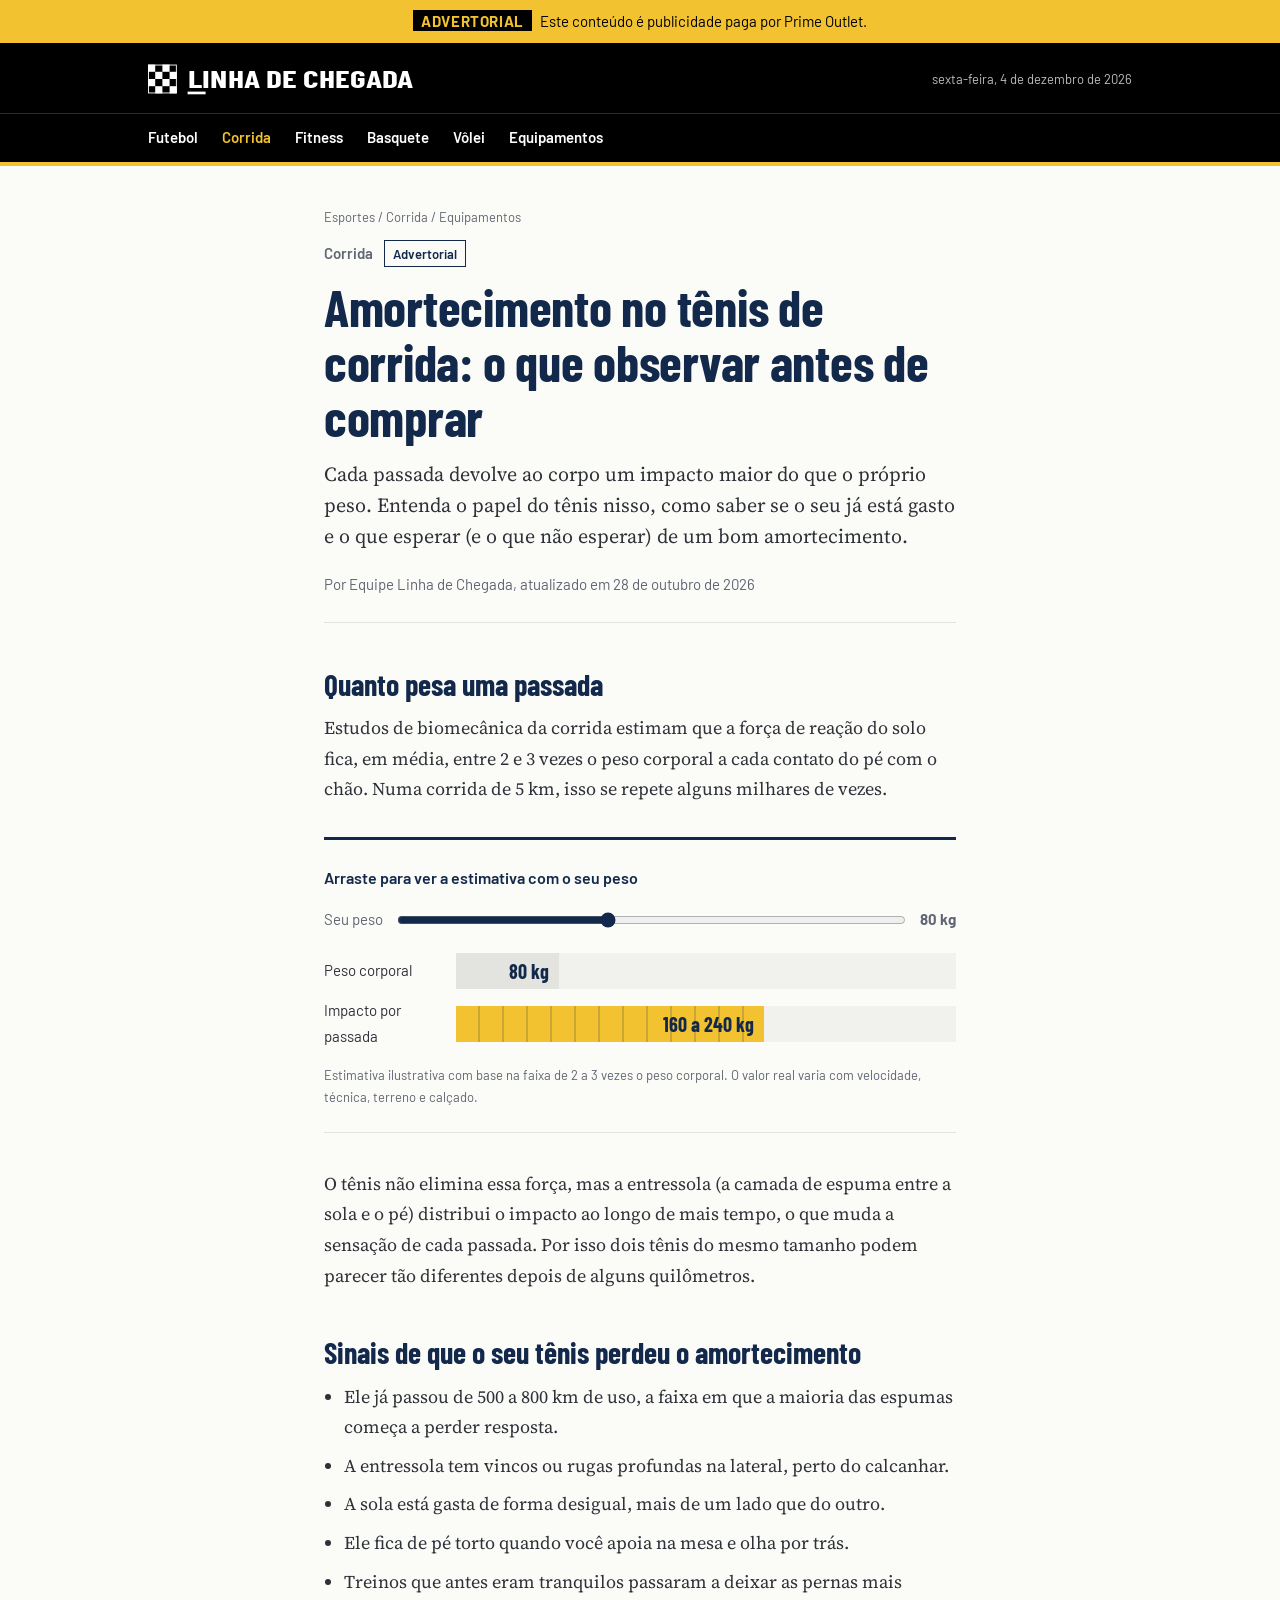
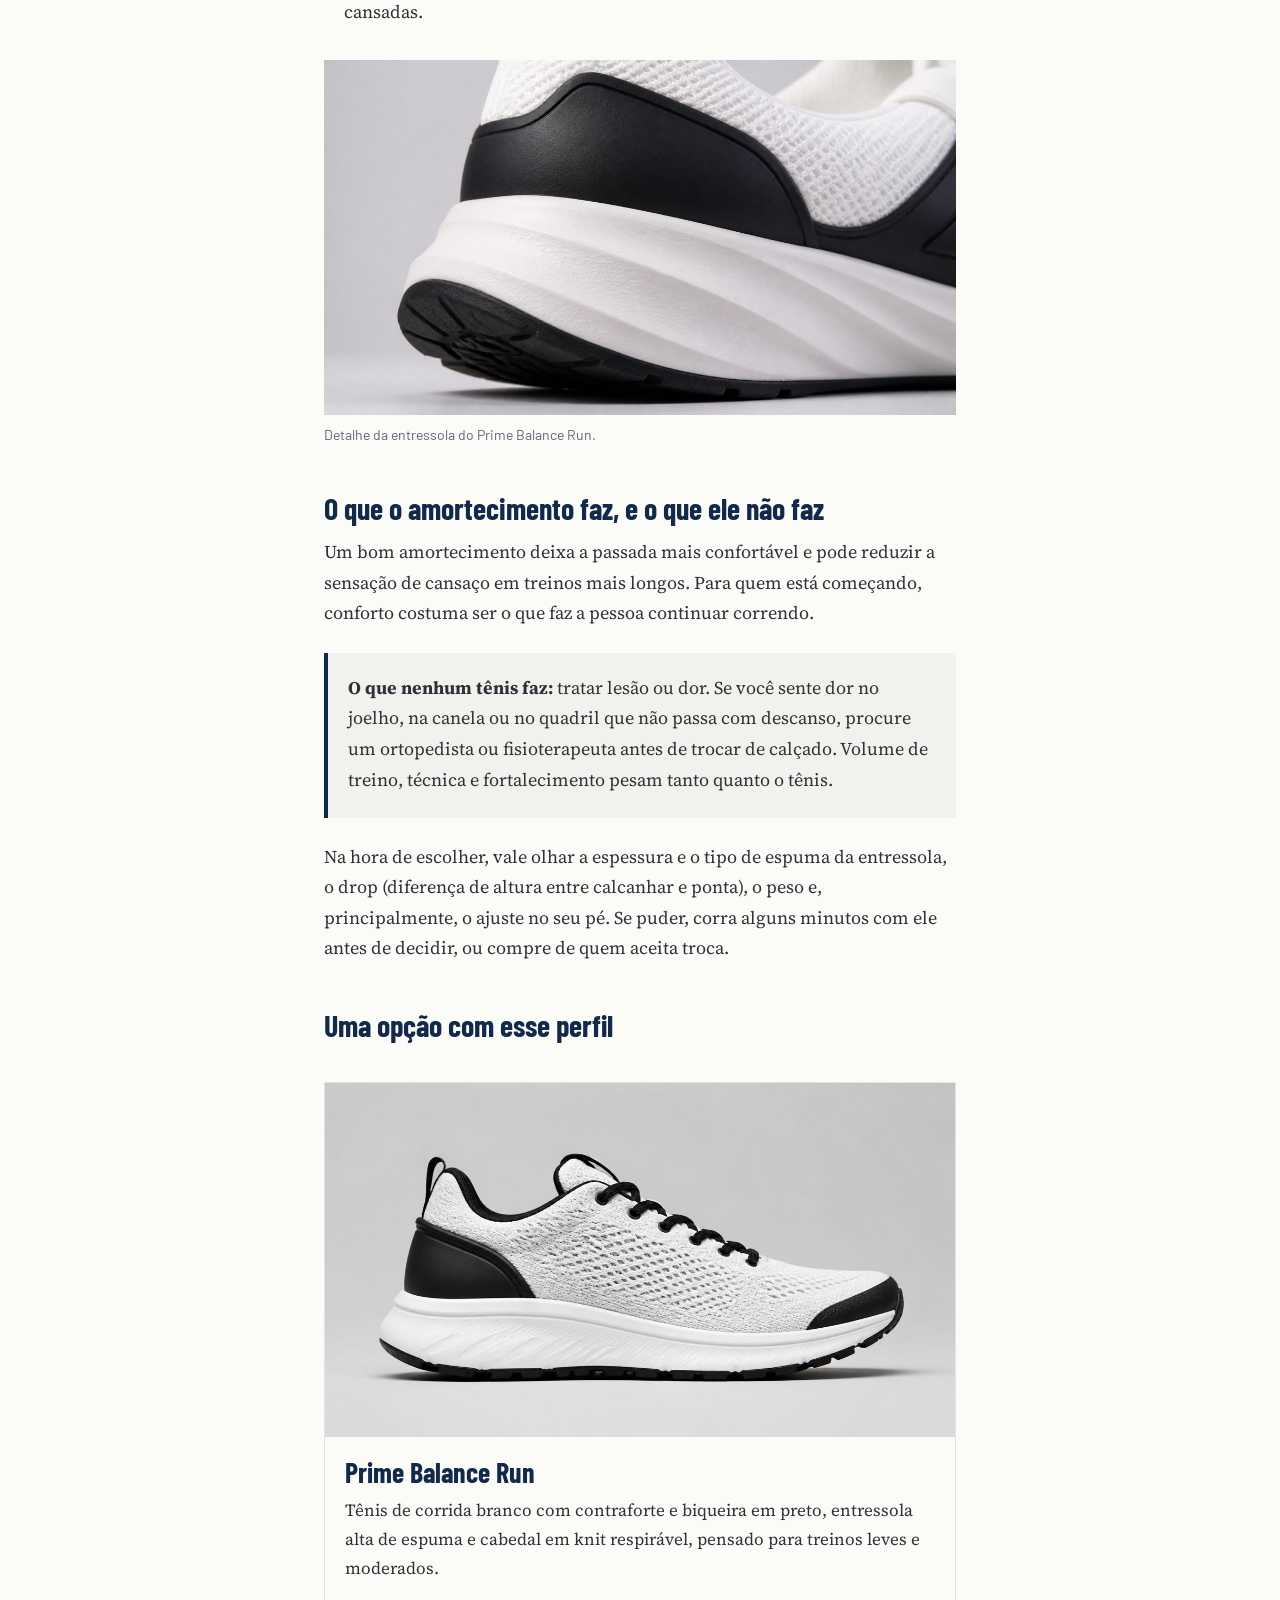
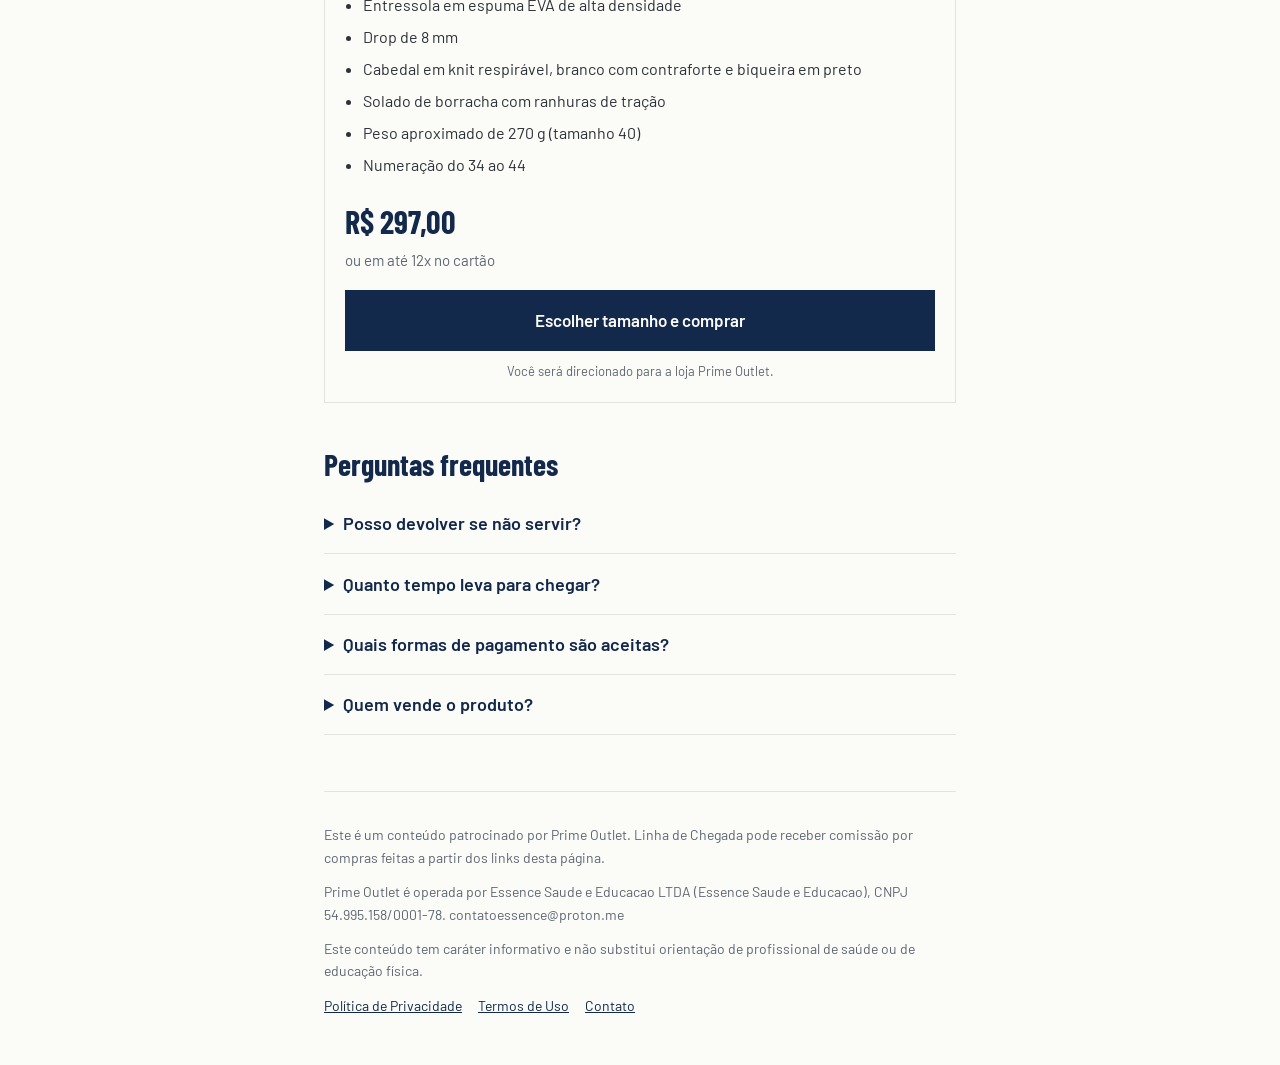
<file: tenis-lp2/index.html>
<!DOCTYPE html>

<html lang="pt-BR">
<head>
<meta charset="utf-8"/>
<meta content="width=device-width, initial-scale=1" name="viewport"/>
<title>Amortecimento no tênis de corrida: o que observar antes de comprar</title>
<meta content="Guia prático sobre amortecimento em tênis de corrida: sinais de desgaste, o que ele faz e o que não faz. Conteúdo patrocinado." name="description"/>
<meta content="index, follow" name="robots"/>
<meta content="article" property="og:type"/>
<meta content="tenis-lp2/img/tenis-produto.jpg" property="og:image"/>
<link href="data:image/svg+xml,&lt;svg xmlns=%22http://www.w3.org/2000/svg%22 viewBox=%220 0 4 4%22&gt;&lt;rect width=%224%22 height=%224%22 fill=%22black%22/&gt;&lt;path d=%22M0 0h1v1H0zM2 0h1v1H2zM1 1h1v1H1zM3 1h1v1H3zM0 2h1v1H0zM2 2h1v1H2zM1 3h1v1H1zM3 3h1v1H3z%22 fill=%22white%22/&gt;&lt;/svg&gt;" rel="icon"/>
<meta content="Amortecimento no tênis de corrida: o que observar antes de comprar" property="og:title"/>
<link href="https://fonts.googleapis.com" rel="preconnect"/>
<link crossorigin="" href="https://fonts.gstatic.com" rel="preconnect"/>
<link href="https://fonts.googleapis.com/css2?family=Barlow+Condensed:wght@600;700&amp;family=Source+Serif+4:opsz,wght@8..60,400;8..60,600&amp;family=Barlow:wght@500;600&amp;display=swap" rel="stylesheet"/>
<style>
:root{
  --paper:#FBFBF8; --ink:#13294B; --asphalt:#2E3238; --muted:#5F6672;
  --line:#E3E4E0; --signal:#F2C230; --signal-ink:#13294B; --soft:#F1F2EE;
  --display:"Barlow Condensed","Arial Narrow",Arial,sans-serif;
  --ui:"Barlow","Helvetica Neue",Arial,sans-serif;
  --body:"Source Serif 4",Georgia,"Times New Roman",serif;
  color-scheme:light;
}
@media (prefers-color-scheme:dark){
  :root{
    --paper:#14171C; --ink:#E9ECF2; --asphalt:#D5D9E0; --muted:#9AA2AE;
    --line:#2A2F37; --signal:#F2C230; --signal-ink:#14171C; --soft:#1C2027;
    color-scheme:dark;
  }
}
*{box-sizing:border-box}
html{-webkit-text-size-adjust:100%}
body{margin:0;background:var(--paper);color:var(--asphalt);font-family:var(--body);font-size:1.125rem;line-height:1.7}
img{max-width:100%;height:auto;display:block}
a{color:var(--ink)}
:focus-visible{outline:3px solid var(--signal);outline-offset:3px}

.disclosure{background:#F2C230;color:#000;font-family:var(--ui);font-size:.9375rem;text-align:center;padding:.55rem 1rem;border-bottom:2px solid #000}
.disclosure strong{background:#000;color:#F2C230;padding:.1rem .5rem;margin-right:.5rem;letter-spacing:.04em}
.masthead{background:#000;color:#fff}
.masthead .top{max-width:64rem;margin:0 auto;padding:1rem 1.25rem;display:flex;align-items:center;justify-content:space-between;gap:1rem}
.logo{height:2.25rem;width:auto;display:block}
.brand{display:block;text-decoration:none}
.masthead .date{font-family:var(--ui);font-size:.8125rem;color:#BDBDBD;white-space:nowrap}
.newsnav{background:#000;border-top:1px solid #2A2A2A;border-bottom:4px solid #F2C230;overflow-x:auto}
.newsnav ul{list-style:none;margin:0 auto;padding:0 1.25rem;max-width:64rem;display:flex;gap:1.5rem}
.newsnav a{display:block;padding:.7rem 0;color:#fff;text-decoration:none;font-family:var(--ui);font-weight:600;font-size:.9375rem;white-space:nowrap}
.newsnav a[aria-current]{color:#F2C230}
.crumbs{font-family:var(--ui);font-size:.8125rem;color:var(--muted);margin:1.5rem 0 0}
.tag-adv{display:inline-block;border:1.5px solid var(--ink);color:var(--ink);font-family:var(--ui);font-weight:600;font-size:.8125rem;padding:.1rem .5rem;margin-left:.5rem}
@media (max-width:30rem){.masthead .date{display:none}}

.wrap{max-width:42rem;margin:0 auto;padding-left:1.25rem;padding-right:1.25rem}

article header{padding-top:1rem}
.kicker{font-family:var(--ui);font-weight:600;font-size:.9375rem;color:var(--muted);margin:0 0 .75rem}
h1{font-family:var(--display);font-weight:700;color:var(--ink);font-size:clamp(2.25rem,6vw,3.25rem);line-height:1.05;margin:0 0 1rem;letter-spacing:-.005em}
.dek{font-size:1.25rem;line-height:1.55;color:var(--asphalt);margin:0 0 1.25rem}
.byline{font-family:var(--ui);font-size:.9375rem;color:var(--muted);padding-bottom:1.5rem;border-bottom:1px solid var(--line);margin:0}

h2{font-family:var(--display);font-weight:700;color:var(--ink);font-size:1.875rem;line-height:1.15;margin:2.75rem 0 .75rem}
p{margin:0 0 1.15rem}
ul.signs{padding-left:1.25rem;margin:0 0 1.25rem}
ul.signs li{margin-bottom:.5rem}

.figure{margin:2rem 0}
.ph{border:2px dashed var(--line);background:var(--soft);color:var(--muted);font-family:var(--ui);font-size:.9375rem;display:flex;align-items:center;justify-content:center;text-align:center;aspect-ratio:16/10;padding:1rem}
.caption{font-family:var(--ui);font-size:.875rem;color:var(--muted);margin-top:.5rem}

/* Bloco de destaque: comparação peso x impacto */
.impact{margin:2rem 0 2.25rem;padding:1.5rem 0;border-top:3px solid var(--ink);border-bottom:1px solid var(--line)}
.impact-q{font-family:var(--ui);font-weight:600;color:var(--ink);margin:0 0 1rem;font-size:1rem}
.impact label{font-family:var(--ui);font-size:.9375rem;color:var(--muted);display:flex;align-items:center;gap:.75rem;margin-bottom:1.25rem}
.impact input[type=range]{flex:1;accent-color:var(--ink)}
.bar-row{display:grid;grid-template-columns:7.5rem 1fr;align-items:center;gap:.75rem;margin-bottom:.6rem;font-family:var(--ui);font-size:.9375rem}
.bar-track{height:2.25rem;background:var(--soft);position:relative}
.bar{height:100%;min-width:4.5rem;max-width:100%;display:flex;align-items:center;justify-content:flex-end;padding-right:.6rem;font-family:var(--display);font-weight:700;font-size:1.25rem;white-space:nowrap;transition:width .35s ease}
.bar.body{background:var(--line);color:var(--ink)}
.bar.hit{background:var(--signal);color:var(--signal-ink);
  background-image:repeating-linear-gradient(90deg,transparent 0 22px,rgba(19,41,75,.18) 22px 24px)}
.impact-note{font-family:var(--ui);font-size:.8125rem;color:var(--muted);margin:.9rem 0 0}
@media (prefers-reduced-motion:reduce){.bar{transition:none}}

.honest{background:var(--soft);padding:1.25rem 1.25rem .25rem;margin:1.5rem 0;border-left:4px solid var(--ink)}

.product{margin:2.5rem 0;border:1px solid var(--line)}
.product .body{padding:1.25rem}
.product h3{font-family:var(--display);font-weight:700;font-size:1.75rem;color:var(--ink);margin:0 0 .5rem;line-height:1.1}
.specs{font-family:var(--ui);font-size:1rem;padding-left:1.1rem;margin:.5rem 0 1rem}
.specs li{margin-bottom:.3rem}
.price{font-family:var(--ui);margin:0 0 1rem}
.price .from{color:var(--muted);text-decoration:line-through;margin-right:.4rem}
.price .now{font-family:var(--display);font-weight:700;font-size:2rem;color:var(--ink)}
.price .inst{display:block;color:var(--muted);font-size:.9375rem}
.cta{display:block;text-align:center;background:var(--ink);color:var(--paper);font-family:var(--ui);font-weight:600;font-size:1.0625rem;text-decoration:none;padding:1rem 1.25rem}
.cta:hover{filter:brightness(1.15)}
.cta-note{font-family:var(--ui);font-size:.8125rem;color:var(--muted);text-align:center;margin:.6rem 0 0}

.faq details{border-bottom:1px solid var(--line);padding:.9rem 0}
.faq summary{font-family:var(--ui);font-weight:600;color:var(--ink);cursor:pointer}
.faq details p{margin:.6rem 0 0;font-size:1.0625rem}

.reviews blockquote{margin:0 0 1.25rem;padding:0 0 1.25rem;border-bottom:1px solid var(--line)}
.reviews cite{display:block;font-family:var(--ui);font-style:normal;font-size:.875rem;color:var(--muted);margin-top:.4rem}

footer{margin-top:3.5rem;border-top:1px solid var(--line);padding:2rem 0 3rem;font-family:var(--ui);font-size:.875rem;color:var(--muted);line-height:1.6}
footer p{margin:0 0 .75rem}
footer nav a{margin-right:1rem}
</style>

<style>a[aria-disabled="true"] { cursor: default; }</style></head>
<body>
<div class="disclosure"><strong>ADVERTORIAL</strong><span id="disclosure">Conteúdo publicitário.</span></div>
<header class="masthead">
<div class="top">
<a aria-label="Linha de Chegada, página inicial" class="brand" href="#"><svg aria-label="Linha de Chegada" class="logo" role="img" viewbox="0 0 300 40"><rect fill="#FFFFFF" height="8" width="8" x="0" y="4"></rect><rect fill="#FFFFFF" height="8" width="8" x="16" y="4"></rect><rect fill="#FFFFFF" height="8" width="8" x="8" y="12"></rect><rect fill="#FFFFFF" height="8" width="8" x="24" y="12"></rect><rect fill="#FFFFFF" height="8" width="8" x="0" y="20"></rect><rect fill="#FFFFFF" height="8" width="8" x="16" y="20"></rect><rect fill="#FFFFFF" height="8" width="8" x="8" y="28"></rect><rect fill="#FFFFFF" height="8" width="8" x="24" y="28"></rect><rect fill="none" height="31" stroke="#FFFFFF" stroke-width="1" width="31" x="0.5" y="4.5"></rect><text fill="#FFFFFF" font-family="Barlow Condensed, Arial Narrow, Arial, sans-serif" font-size="28" font-weight="700" lengthadjust="spacingAndGlyphs" textlength="250" x="44" y="30">LINHA DE CHEGADA</text><rect fill="#FFFFFF" height="3" width="20" x="44" y="34"></rect></svg></a>
<span class="date" id="today"></span>
</div>
</header>
<nav aria-label="Editorias" class="newsnav">
<ul>
<li><a href="#">Futebol</a></li>
<li><a aria-current="page" href="#">Corrida</a></li>
<li><a href="#">Fitness</a></li>
<li><a href="#">Basquete</a></li>
<li><a href="#">Vôlei</a></li>
<li><a href="#">Equipamentos</a></li>
</ul>
</nav>
<main class="wrap">
<article>
<header>
<p class="crumbs">Esportes / Corrida / Equipamentos</p>
<p class="kicker" style="margin-top:.75rem">Corrida <span class="tag-adv">Advertorial</span></p>
<h1>Amortecimento no tênis de corrida: o que observar antes de comprar</h1>
<p class="dek">Cada passada devolve ao corpo um impacto maior do que o próprio peso. Entenda o papel do tênis nisso, como saber se o seu já está gasto e o que esperar (e o que não esperar) de um bom amortecimento.</p>
<p class="byline" id="byline">Por Equipe Guia da Passada</p>
</header>
<h2>Quanto pesa uma passada</h2>
<p>Estudos de biomecânica da corrida estimam que a força de reação do solo fica, em média, entre 2 e 3 vezes o peso corporal a cada contato do pé com o chão. Numa corrida de 5 km, isso se repete alguns milhares de vezes.</p>
<div aria-labelledby="impactQ" class="impact" role="group">
<p class="impact-q" id="impactQ">Arraste para ver a estimativa com o seu peso</p>
<label for="kg">Seu peso
      <input aria-describedby="impactNote" id="kg" max="130" min="45" step="1" type="range" value="80"/>
<strong id="kgOut">80 kg</strong>
</label>
<div class="bar-row"><span>Peso corporal</span><div class="bar-track"><div class="bar body" id="barBody"></div></div></div>
<div class="bar-row"><span>Impacto por passada</span><div class="bar-track"><div class="bar hit" id="barHit"></div></div></div>
<p class="impact-note" id="impactNote">Estimativa ilustrativa com base na faixa de 2 a 3 vezes o peso corporal. O valor real varia com velocidade, técnica, terreno e calçado.</p>
</div>
<p>O tênis não elimina essa força, mas a entressola (a camada de espuma entre a sola e o pé) distribui o impacto ao longo de mais tempo, o que muda a sensação de cada passada. Por isso dois tênis do mesmo tamanho podem parecer tão diferentes depois de alguns quilômetros.</p>
<h2>Sinais de que o seu tênis perdeu o amortecimento</h2>
<ul class="signs">
<li>Ele já passou de 500 a 800 km de uso, a faixa em que a maioria das espumas começa a perder resposta.</li>
<li>A entressola tem vincos ou rugas profundas na lateral, perto do calcanhar.</li>
<li>A sola está gasta de forma desigual, mais de um lado que do outro.</li>
<li>Ele fica de pé torto quando você apoia na mesa e olha por trás.</li>
<li>Treinos que antes eram tranquilos passaram a deixar as pernas mais cansadas.</li>
</ul>
<div class="figure">
<div id="img1"></div>
<p class="caption" id="img1cap">Detalhe da entressola.</p>
</div>
<h2>O que o amortecimento faz, e o que ele não faz</h2>
<p>Um bom amortecimento deixa a passada mais confortável e pode reduzir a sensação de cansaço em treinos mais longos. Para quem está começando, conforto costuma ser o que faz a pessoa continuar correndo.</p>
<div class="honest">
<p><strong>O que nenhum tênis faz:</strong> tratar lesão ou dor. Se você sente dor no joelho, na canela ou no quadril que não passa com descanso, procure um ortopedista ou fisioterapeuta antes de trocar de calçado. Volume de treino, técnica e fortalecimento pesam tanto quanto o tênis.</p>
</div>
<p>Na hora de escolher, vale olhar a espessura e o tipo de espuma da entressola, o drop (diferença de altura entre calcanhar e ponta), o peso e, principalmente, o ajuste no seu pé. Se puder, corra alguns minutos com ele antes de decidir, ou compre de quem aceita troca.</p>
<h2 id="prodH">Uma opção com esse perfil</h2>
<section aria-labelledby="prodName" class="product">
<div id="img2"></div>
<div class="body">
<h3 id="prodName"></h3>
<p id="prodDesc" style="font-size:1.0625rem;margin:0 0 .5rem"></p>
<ul class="specs" id="prodSpecs"></ul>
<p class="price" id="prodPrice"></p>
<a class="cta" href="https://pagamentosprotegidos.com/checkout/214722020:1" id="cta" rel="sponsored noopener">Escolher tamanho e comprar</a>
<p class="cta-note" id="ctaNote"></p>
</div>
</section>
<section class="reviews" hidden="" id="reviewsWrap">
<h2>O que dizem os compradores</h2>
<div id="reviews"></div>
</section>
<section class="faq">
<h2>Perguntas frequentes</h2>
<details><summary>Posso devolver se não servir?</summary><p id="faqTroca"></p></details>
<details><summary>Quanto tempo leva para chegar?</summary><p id="faqPrazo"></p></details>
<details><summary>Quais formas de pagamento são aceitas?</summary><p id="faqPag"></p></details>
<details><summary>Quem vende o produto?</summary><p id="faqVendedor"></p></details>
</section>
</article>
<footer>
<p id="footDisclosure"></p>
<p id="footCompany"></p>
<p>Este conteúdo tem caráter informativo e não substitui orientação de profissional de saúde ou de educação física.</p>
<nav><a href="#" id="lnkPriv">Política de Privacidade</a><a href="#" id="lnkTerms">Termos de Uso</a><a href="#" id="lnkContact">Contato</a></nav>
</footer>
</main>
<script>
/* ===================== CONFIG: edite só aqui ===================== */
const CONFIG = {
  siteName: "Linha de Chegada",
  sponsor: "Prime Outlet",                 // quem paga/vende
  updated: "28 de outubro de 2026",         // deixe vazio para ocultar

  productName: "Prime Balance Run",
  productDesc: "Tênis de corrida branco com contraforte e biqueira em preto, entressola alta de espuma e cabedal em knit respirável, pensado para treinos leves e moderados.",
  specs: [                                  // só características reais do produto
    "Entressola em espuma EVA de alta densidade",
    "Drop de 8 mm",
    "Cabedal em knit respirável, branco com contraforte e biqueira em preto",
    "Solado de borracha com ranhuras de tração",
    "Peso aproximado de 270 g (tamanho 40)",
    "Numeração do 34 ao 44"
  ],
  priceFrom: "",                            // preço "de": SÓ preencha se for um preço realmente praticado antes
  priceNow: "R$ 297,00",
  installments: "ou em até 12x no cartão",
  ctaNote: "Você será direcionado para a loja Prime Outlet.",

  heroImage: "tenis-lp2/img/tenis-entressola.jpg",
  heroCaption: "Detalhe da entressola do Prime Balance Run.",
  productImage: "tenis-lp2/img/tenis-produto.jpg",

  troca: "Sim. Pelo Código de Defesa do Consumidor, compras online podem ser canceladas em até 7 dias após o recebimento. A Prime Outlet aceita troca de numeração em até 30 dias, com a primeira troca grátis.",
  prazo: "Frete grátis para todo o Brasil, com entrega de 5 a 12 dias úteis conforme o CEP. O código de rastreio é enviado por e-mail.",
  pagamento: "Cartão de crédito em até 12x, Pix e boleto.",

  company: "Essence Saude e Educacao LTDA",
  tradeName: "Essence Saude e Educacao",
  cnpj: "54.995.158/0001-78",
  email: "contatoessence@proton.me",
  privacyUrl: "tenis-lp2/privacidade.html",
  termsUrl: "tenis-lp2/termos.html",

  // Avaliações: use SOMENTE avaliações reais e verificáveis. Vazio = seção oculta.
  reviews: [
    // { text: "Texto real do cliente", name: "Nome A.", city: "Cidade/UF" }
  ]
};
/* ================================================================= */

const $ = id => document.getElementById(id);
const esc = s => String(s).replace(/[&<>"']/g, c => ({'&':'&amp;','<':'&lt;','>':'&gt;','"':'&quot;',"'":'&#39;'}[c]));

function imgOrPlaceholder(url, alt, label){
  return url
    ? `<img src="${esc(url)}" alt="${esc(alt)}" loading="lazy">`
    : `<div class="ph">${esc(label)}</div>`;
}

document.title = "Amortecimento no tênis de corrida: o que observar antes de comprar";
$("disclosure").textContent = `Este conteúdo é publicidade paga por ${CONFIG.sponsor}.`;
$("today").textContent = new Date().toLocaleDateString("pt-BR",{weekday:"long",day:"numeric",month:"long",year:"numeric"});
$("byline").textContent = `Por Equipe ${CONFIG.siteName}` + (CONFIG.updated ? `, atualizado em ${CONFIG.updated}` : "");

$("img1").innerHTML = imgOrPlaceholder(CONFIG.heroImage, CONFIG.heroCaption, "Foto da entressola (preencha heroImage no CONFIG)");
$("img1cap").textContent = CONFIG.heroCaption;
$("img2").innerHTML = imgOrPlaceholder(CONFIG.productImage, CONFIG.productName, "Foto do produto (preencha productImage no CONFIG)");

$("prodName").textContent = CONFIG.productName;
$("prodDesc").textContent = CONFIG.productDesc;
$("prodSpecs").innerHTML = CONFIG.specs.map(s => `<li>${esc(s)}</li>`).join("");
$("prodPrice").innerHTML =
  (CONFIG.priceFrom ? `<span class="from">${esc(CONFIG.priceFrom)}</span>` : "") +
  `<span class="now">${esc(CONFIG.priceNow)}</span>` +
  (CONFIG.installments ? `<span class="inst">${esc(CONFIG.installments)}</span>` : "");
$("ctaNote").textContent = CONFIG.ctaNote;

$("faqTroca").textContent = CONFIG.troca;
$("faqPrazo").textContent = CONFIG.prazo;
$("faqPag").textContent = CONFIG.pagamento;
$("faqVendedor").textContent = `A loja ${CONFIG.sponsor}, operada por ${CONFIG.company} (${CONFIG.tradeName}), CNPJ ${CONFIG.cnpj}. Contato: ${CONFIG.email}.`;

if (CONFIG.reviews.length){
  $("reviewsWrap").hidden = false;
  $("reviews").innerHTML = CONFIG.reviews.map(r =>
    `<blockquote><p>${esc(r.text)}</p><cite>${esc(r.name)}${r.city ? ", " + esc(r.city) : ""}</cite></blockquote>`
  ).join("");
}

$("footDisclosure").textContent = `Este é um conteúdo patrocinado por ${CONFIG.sponsor}. ${CONFIG.siteName} pode receber comissão por compras feitas a partir dos links desta página.`;
$("footCompany").textContent = `${CONFIG.sponsor} é operada por ${CONFIG.company} (${CONFIG.tradeName}), CNPJ ${CONFIG.cnpj}. ${CONFIG.email}`;
$("lnkPriv").href = CONFIG.privacyUrl;
$("lnkTerms").href = CONFIG.termsUrl;
$("lnkContact").href = "mailto:" + CONFIG.email;

/* Comparação peso x impacto */
const kg = $("kg"), MAX = 130 * 3;
function draw(){
  const w = +kg.value, lo = Math.round(w * 2), hi = Math.round(w * 3);
  $("kgOut").textContent = w + " kg";
  $("barBody").style.width = (w / MAX * 100) + "%";
  $("barBody").textContent = w + " kg";
  $("barHit").style.width = (hi / MAX * 100) + "%";
  $("barHit").textContent = lo + " a " + hi + " kg";
}
kg.addEventListener("input", draw); draw();
</script>

</body>
</html>
</file>
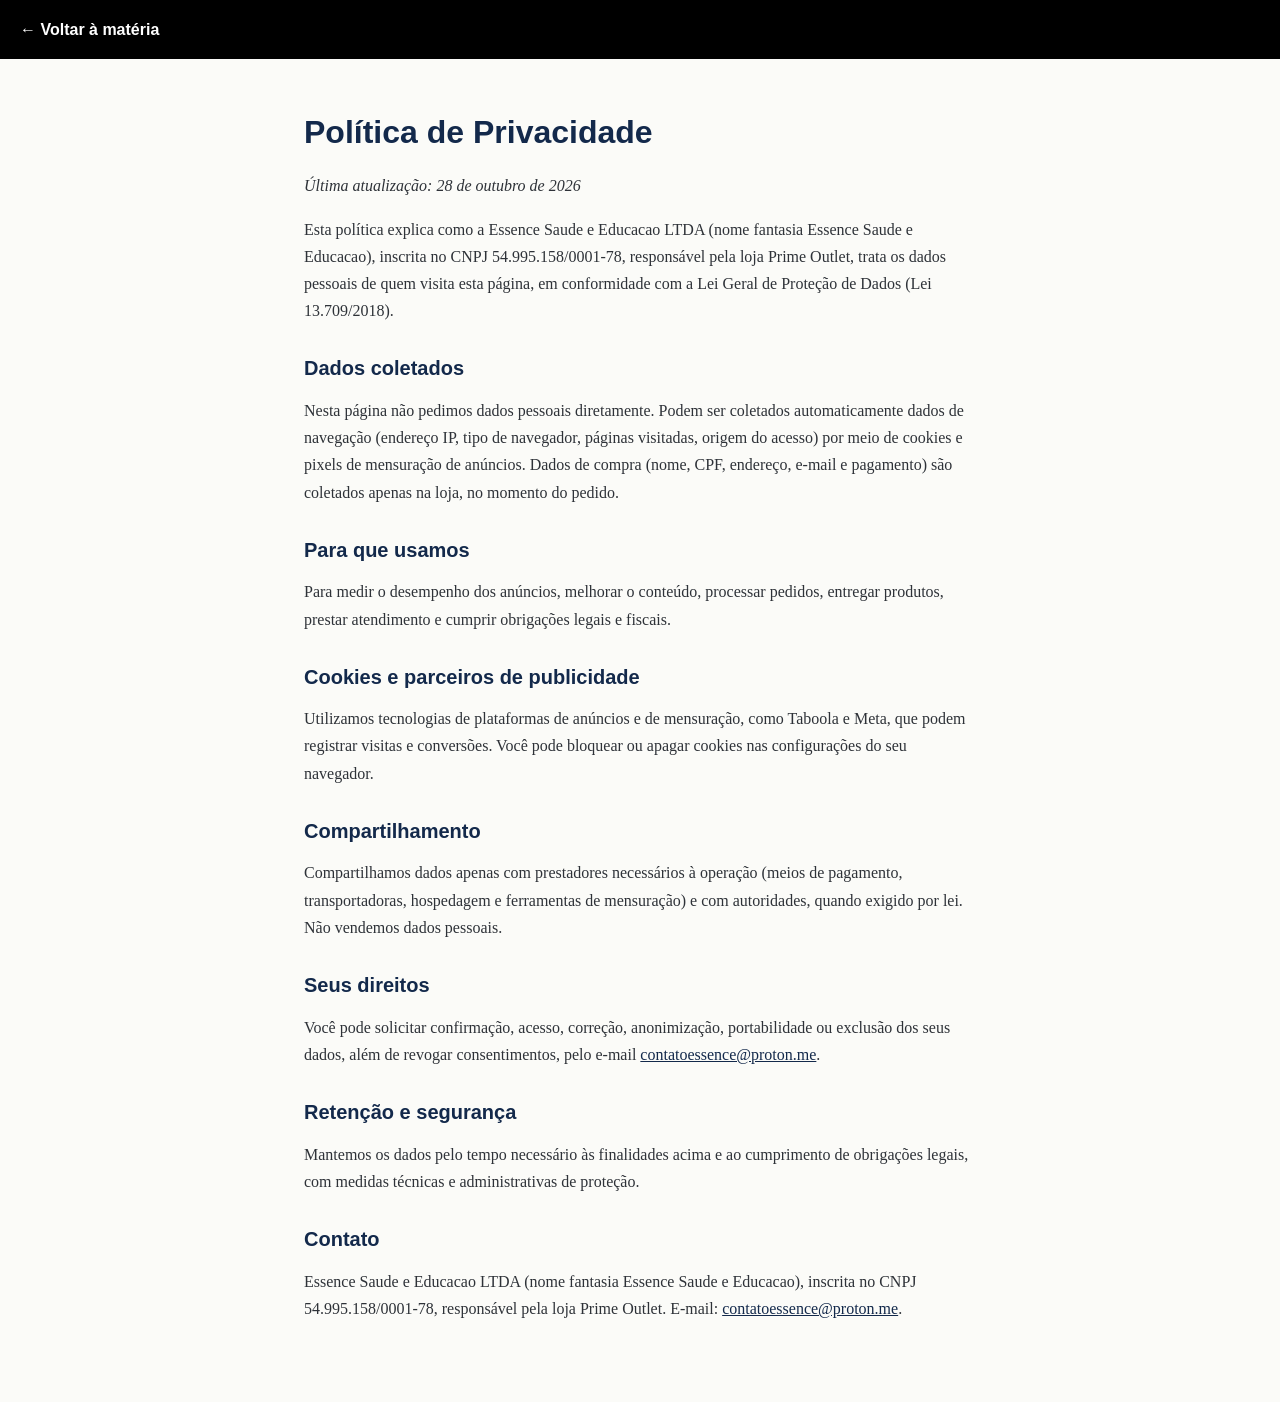
<file: tenis-lp2/tenis-lp2/privacidade.html>
<!DOCTYPE html><html lang="pt-BR"><head><meta charset="utf-8"><meta name="viewport" content="width=device-width, initial-scale=1"><title>Política de Privacidade | Prime Outlet</title><meta name="robots" content="noindex">
<style>:root{color-scheme:light dark}body{margin:0;font-family:Georgia,"Times New Roman",serif;line-height:1.7;background:#FBFBF8;color:#2E3238}@media (prefers-color-scheme:dark){body{background:#14171C;color:#D5D9E0}h1,h2{color:#E9ECF2!important}a{color:#F2C230!important}}
.bar{background:#000;padding:1rem 1.25rem}.bar a{color:#fff;text-decoration:none;font-family:Arial,sans-serif;font-weight:700}main{max-width:42rem;margin:0 auto;padding:2rem 1.25rem 4rem}h1,h2{font-family:"Arial Narrow",Arial,sans-serif;color:#13294B;line-height:1.2}h2{margin-top:2rem;font-size:1.25rem}a{color:#13294B}</style></head>
<body><div class="bar"><a href="index.html">&larr; Voltar à matéria</a></div><main><h1>Política de Privacidade</h1><p><em>Última atualização: 28 de outubro de 2026</em></p>
<p>Esta política explica como a Essence Saude e Educacao LTDA (nome fantasia Essence Saude e Educacao), inscrita no CNPJ 54.995.158/0001-78, responsável pela loja Prime Outlet, trata os dados pessoais de quem visita esta página, em conformidade com a Lei Geral de Proteção de Dados (Lei 13.709/2018).</p>
<h2>Dados coletados</h2><p>Nesta página não pedimos dados pessoais diretamente. Podem ser coletados automaticamente dados de navegação (endereço IP, tipo de navegador, páginas visitadas, origem do acesso) por meio de cookies e pixels de mensuração de anúncios. Dados de compra (nome, CPF, endereço, e-mail e pagamento) são coletados apenas na loja, no momento do pedido.</p>
<h2>Para que usamos</h2><p>Para medir o desempenho dos anúncios, melhorar o conteúdo, processar pedidos, entregar produtos, prestar atendimento e cumprir obrigações legais e fiscais.</p>
<h2>Cookies e parceiros de publicidade</h2><p>Utilizamos tecnologias de plataformas de anúncios e de mensuração, como Taboola e Meta, que podem registrar visitas e conversões. Você pode bloquear ou apagar cookies nas configurações do seu navegador.</p>
<h2>Compartilhamento</h2><p>Compartilhamos dados apenas com prestadores necessários à operação (meios de pagamento, transportadoras, hospedagem e ferramentas de mensuração) e com autoridades, quando exigido por lei. Não vendemos dados pessoais.</p>
<h2>Seus direitos</h2><p>Você pode solicitar confirmação, acesso, correção, anonimização, portabilidade ou exclusão dos seus dados, além de revogar consentimentos, pelo e-mail <a href="mailto:contatoessence@proton.me">contatoessence@proton.me</a>.</p>
<h2>Retenção e segurança</h2><p>Mantemos os dados pelo tempo necessário às finalidades acima e ao cumprimento de obrigações legais, com medidas técnicas e administrativas de proteção.</p>
<h2>Contato</h2><p>Essence Saude e Educacao LTDA (nome fantasia Essence Saude e Educacao), inscrita no CNPJ 54.995.158/0001-78, responsável pela loja Prime Outlet. E-mail: <a href="mailto:contatoessence@proton.me">contatoessence@proton.me</a>.</p></main></body></html>
</file>
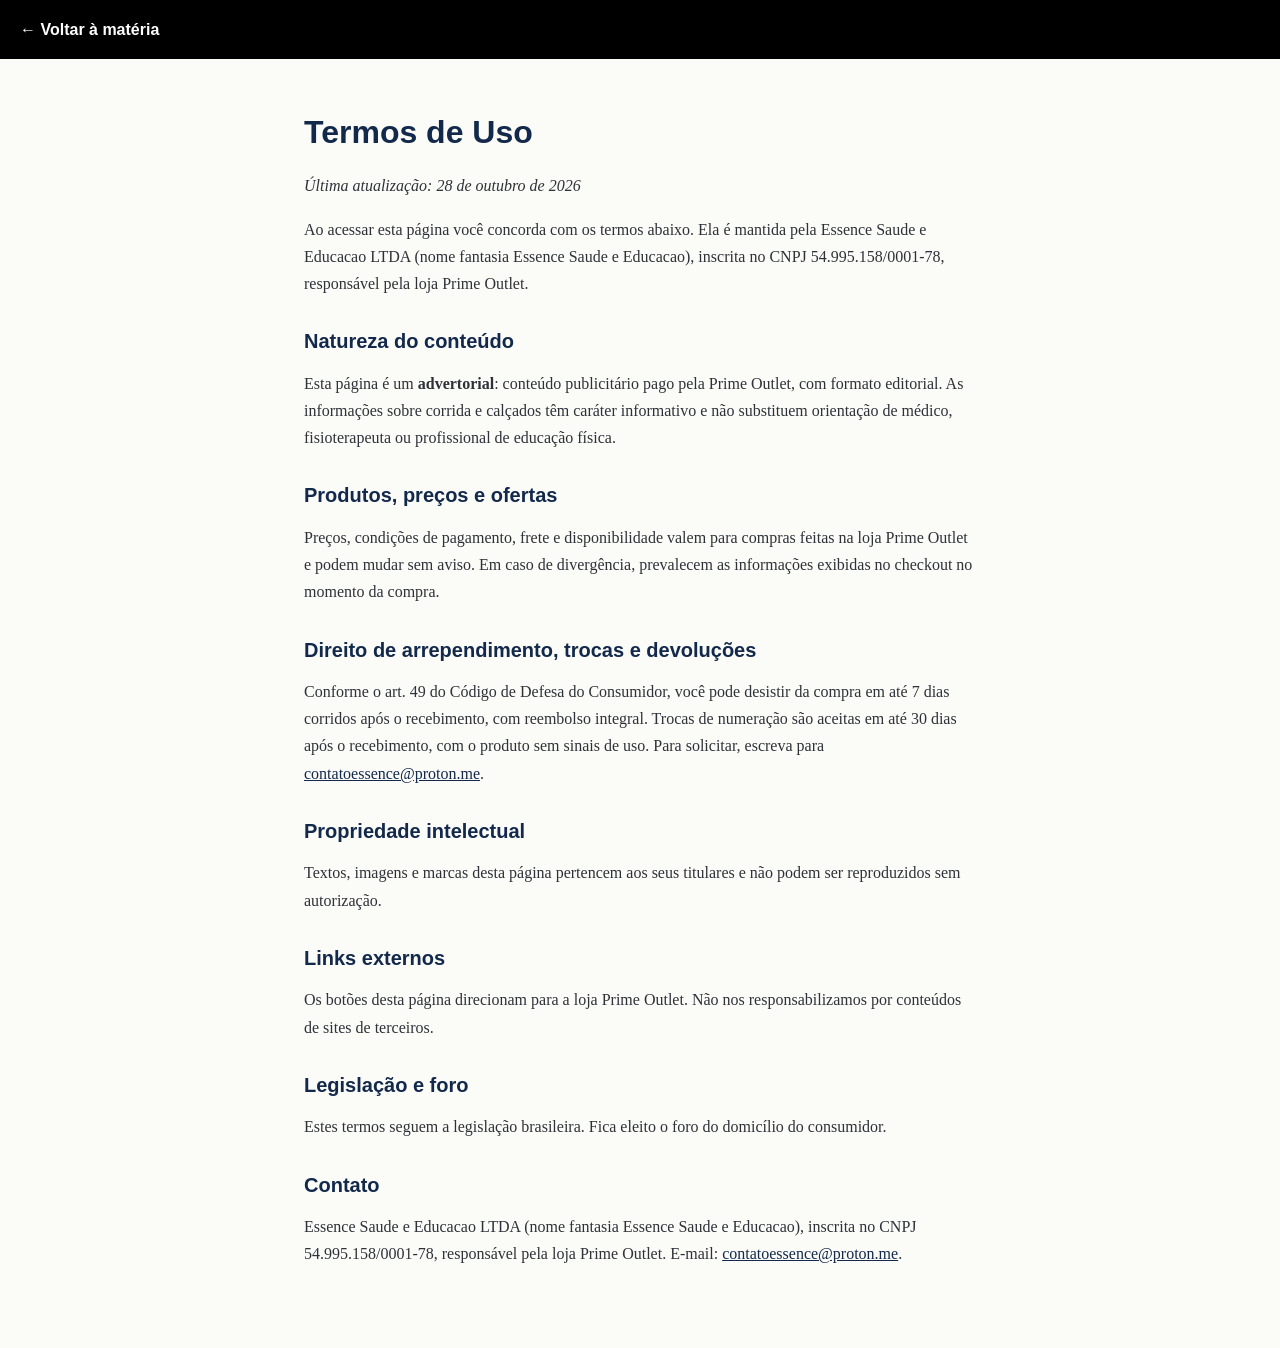
<file: tenis-lp2/tenis-lp2/termos.html>
<!DOCTYPE html><html lang="pt-BR"><head><meta charset="utf-8"><meta name="viewport" content="width=device-width, initial-scale=1"><title>Termos de Uso | Prime Outlet</title><meta name="robots" content="noindex">
<style>:root{color-scheme:light dark}body{margin:0;font-family:Georgia,"Times New Roman",serif;line-height:1.7;background:#FBFBF8;color:#2E3238}@media (prefers-color-scheme:dark){body{background:#14171C;color:#D5D9E0}h1,h2{color:#E9ECF2!important}a{color:#F2C230!important}}
.bar{background:#000;padding:1rem 1.25rem}.bar a{color:#fff;text-decoration:none;font-family:Arial,sans-serif;font-weight:700}main{max-width:42rem;margin:0 auto;padding:2rem 1.25rem 4rem}h1,h2{font-family:"Arial Narrow",Arial,sans-serif;color:#13294B;line-height:1.2}h2{margin-top:2rem;font-size:1.25rem}a{color:#13294B}</style></head>
<body><div class="bar"><a href="index.html">&larr; Voltar à matéria</a></div><main><h1>Termos de Uso</h1><p><em>Última atualização: 28 de outubro de 2026</em></p>
<p>Ao acessar esta página você concorda com os termos abaixo. Ela é mantida pela Essence Saude e Educacao LTDA (nome fantasia Essence Saude e Educacao), inscrita no CNPJ 54.995.158/0001-78, responsável pela loja Prime Outlet.</p>
<h2>Natureza do conteúdo</h2><p>Esta página é um <strong>advertorial</strong>: conteúdo publicitário pago pela Prime Outlet, com formato editorial. As informações sobre corrida e calçados têm caráter informativo e não substituem orientação de médico, fisioterapeuta ou profissional de educação física.</p>
<h2>Produtos, preços e ofertas</h2><p>Preços, condições de pagamento, frete e disponibilidade valem para compras feitas na loja Prime Outlet e podem mudar sem aviso. Em caso de divergência, prevalecem as informações exibidas no checkout no momento da compra.</p>
<h2>Direito de arrependimento, trocas e devoluções</h2><p>Conforme o art. 49 do Código de Defesa do Consumidor, você pode desistir da compra em até 7 dias corridos após o recebimento, com reembolso integral. Trocas de numeração são aceitas em até 30 dias após o recebimento, com o produto sem sinais de uso. Para solicitar, escreva para <a href="mailto:contatoessence@proton.me">contatoessence@proton.me</a>.</p>
<h2>Propriedade intelectual</h2><p>Textos, imagens e marcas desta página pertencem aos seus titulares e não podem ser reproduzidos sem autorização.</p>
<h2>Links externos</h2><p>Os botões desta página direcionam para a loja Prime Outlet. Não nos responsabilizamos por conteúdos de sites de terceiros.</p>
<h2>Legislação e foro</h2><p>Estes termos seguem a legislação brasileira. Fica eleito o foro do domicílio do consumidor.</p>
<h2>Contato</h2><p>Essence Saude e Educacao LTDA (nome fantasia Essence Saude e Educacao), inscrita no CNPJ 54.995.158/0001-78, responsável pela loja Prime Outlet. E-mail: <a href="mailto:contatoessence@proton.me">contatoessence@proton.me</a>.</p></main></body></html>
</file>
